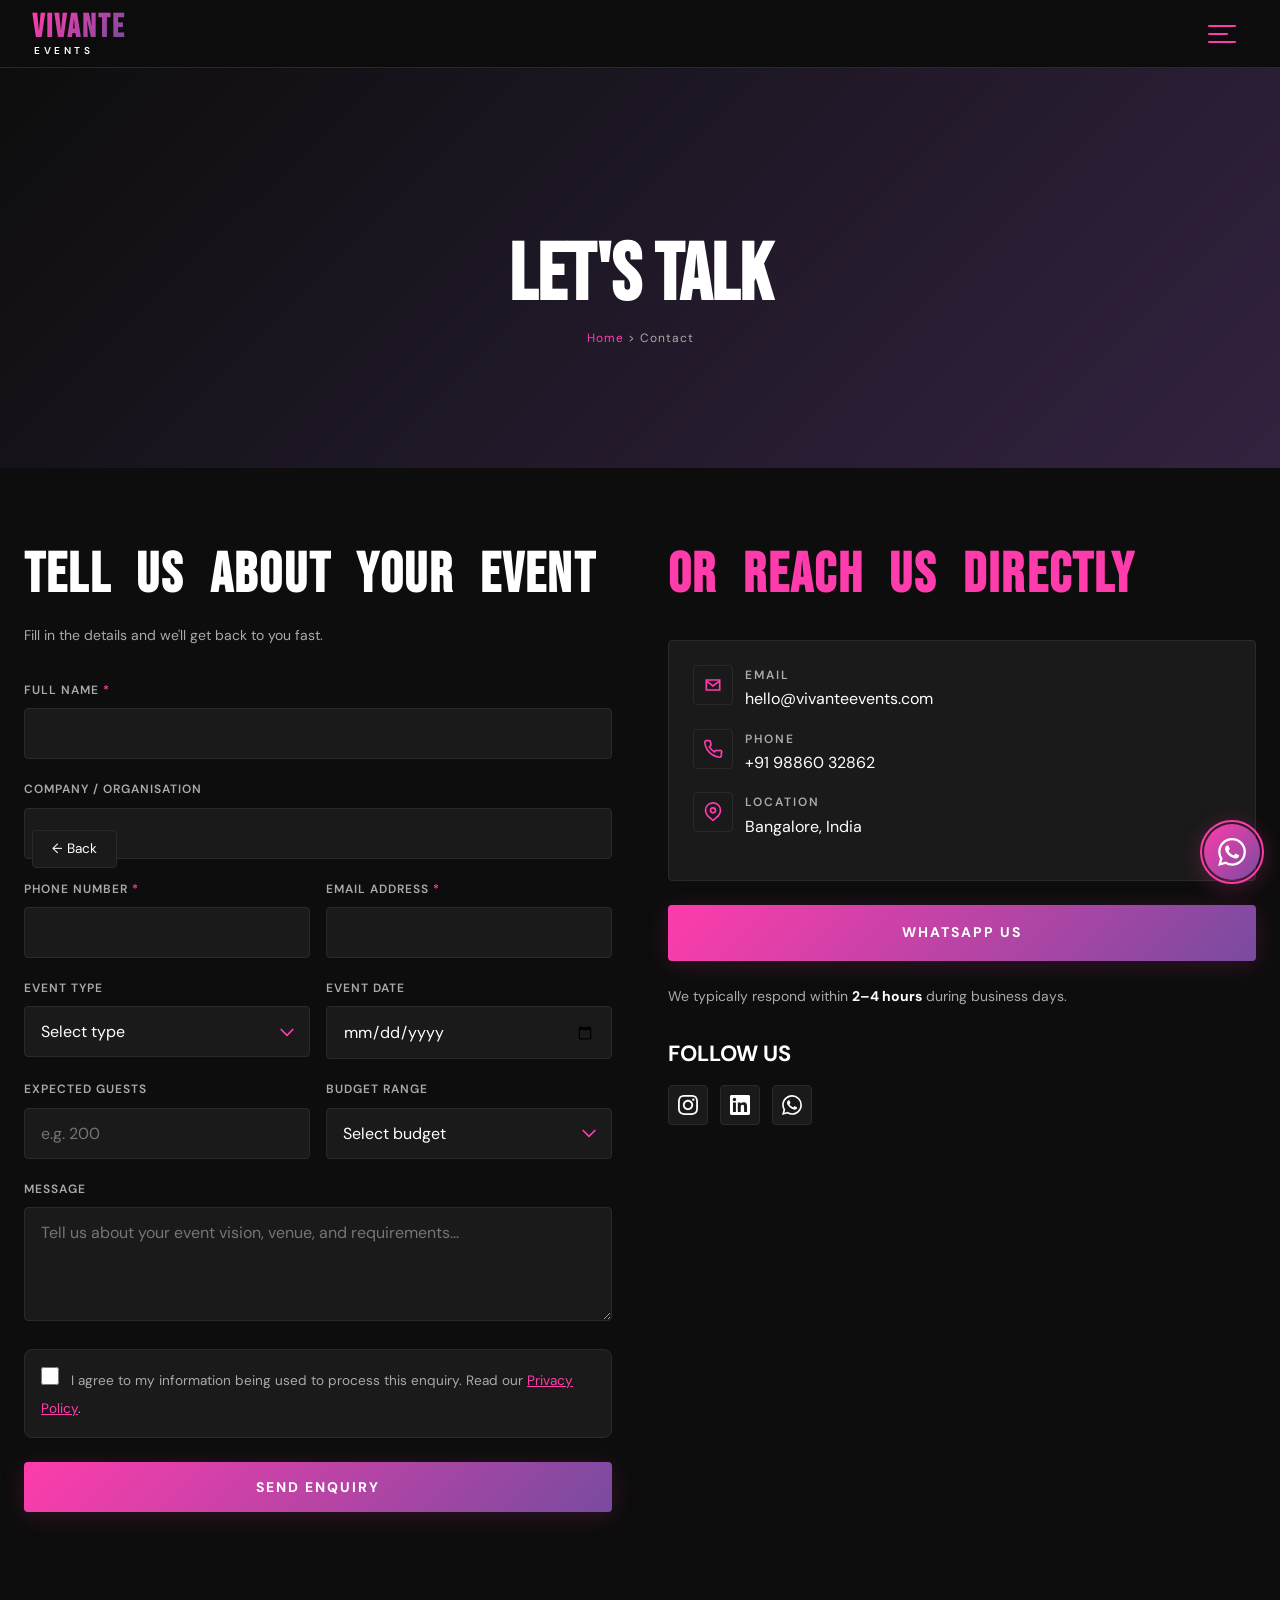
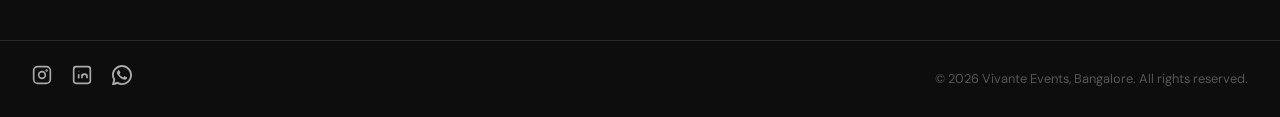
<file: contact.html>
<!DOCTYPE html>
<html lang="en">
<head>
  <meta charset="UTF-8">
  <meta name="viewport" content="width=device-width, initial-scale=1.0">
  <meta name="description" content="Contact Vivante Events — send an enquiry for your next corporate, CSR, or live event in Bangalore.">
  <title>Contact | Vivante Events</title>
  <link rel="preconnect" href="https://fonts.googleapis.com">
  <link rel="preconnect" href="https://fonts.gstatic.com" crossorigin>
  <link href="https://fonts.googleapis.com/css2?family=Bebas+Neue&family=DM+Sans:ital,opsz,wght@0,9..40,400;0,9..40,500;0,9..40,600;0,9..40,700;1,9..40,400&display=swap" rel="stylesheet">
  <link rel="stylesheet" href="css/style.css">
</head>
<body>
  <div id="topbar">
    <a href="index.html" class="brand-logo">
      <span class="brand-name">VIVANTE</span>
      <span class="brand-sub">Events</span>
    </a>
    <button id="hamburger" aria-label="Toggle menu" aria-expanded="false" aria-controls="fullmenu">
      <span></span><span></span><span></span>
    </button>
  </div>

  <nav id="fullmenu" role="dialog" aria-modal="true" aria-label="Site navigation">
    <ul class="fm-nav" role="list">
      <li><a href="index.html">HOME</a></li>
      <li><a href="services.html">SERVICES</a></li>
      <li><a href="about.html">ABOUT</a></li>
      <li><a href="contact.html" class="fm-active">CONTACT</a></li>
      <li><a href="contact.html" class="fm-active">GET A QUOTE</a></li>
    </ul>
    <div class="fm-divider"></div>
    <div class="fm-socials" aria-label="Social links">
      <a href="https://instagram.com/vivanteevents" target="_blank" rel="noopener noreferrer" aria-label="Instagram">
        <svg width="22" height="22" fill="currentColor" viewBox="0 0 24 24"><path d="M12 2.163c3.204 0 3.584.012 4.85.07 3.252.148 4.771 1.691 4.919 4.919.058 1.265.069 1.645.069 4.849 0 3.205-.012 3.584-.069 4.849-.149 3.225-1.664 4.771-4.919 4.919-1.266.058-1.644.07-4.85.07-3.204 0-3.584-.012-4.849-.07-3.26-.149-4.771-1.699-4.919-4.92-.058-1.265-.07-1.644-.07-4.849 0-3.204.013-3.583.07-4.849.149-3.227 1.664-4.771 4.919-4.919 1.266-.057 1.645-.069 4.849-.069zm0-2.163c-3.259 0-3.667.014-4.947.072-4.358.2-6.78 2.618-6.98 6.98-.059 1.281-.073 1.689-.073 4.948 0 3.259.014 3.668.072 4.948.2 4.358 2.618 6.78 6.98 6.98 1.281.058 1.689.072 4.948.072 3.259 0 3.668-.014 4.948-.072 4.354-.2 6.782-2.618 6.979-6.98.059-1.28.073-1.689.073-4.948 0-3.259-.014-3.667-.072-4.947-.196-4.354-2.617-6.78-6.979-6.98-1.281-.059-1.69-.073-4.949-.073zm0 5.838c-3.403 0-6.162 2.759-6.162 6.162s2.759 6.163 6.162 6.163 6.162-2.759 6.162-6.163c0-3.403-2.759-6.162-6.162-6.162zm0 10.162c-2.209 0-4-1.79-4-4 0-2.209 1.791-4 4-4s4 1.791 4 4c0 2.21-1.791 4-4 4zm6.406-11.845c-.796 0-1.441.645-1.441 1.44s.645 1.44 1.441 1.44c.795 0 1.439-.645 1.439-1.44s-.644-1.44-1.439-1.44z"/></svg>
      </a>
      <a href="https://linkedin.com/company/vivanteevents" target="_blank" rel="noopener noreferrer" aria-label="LinkedIn">
        <svg width="22" height="22" fill="currentColor" viewBox="0 0 24 24"><path d="M20.447 20.452h-3.554v-5.569c0-1.328-.027-3.037-1.852-3.037-1.853 0-2.136 1.445-2.136 2.939v5.667H9.351V9h3.414v1.561h.046c.477-.9 1.637-1.85 3.37-1.85 3.601 0 4.267 2.37 4.267 5.455v6.286zM5.337 7.433c-1.144 0-2.063-.926-2.063-2.065 0-1.138.92-2.063 2.063-2.063 1.14 0 2.064.925 2.064 2.063 0 1.139-.925 2.065-2.064 2.065zm1.782 13.019H3.555V9h3.564v11.452zM22.225 0H1.771C.792 0 0 .774 0 1.729v20.542C0 23.227.792 24 1.771 24h20.451C23.2 24 24 23.227 24 22.271V1.729C24 .774 23.2 0 22.222 0h.003z"/></svg>
      </a>
      <a href="https://wa.me/919886032862" target="_blank" rel="noopener noreferrer" aria-label="WhatsApp">
        <svg width="22" height="22" fill="currentColor" viewBox="0 0 24 24"><path d="M17.472 14.382c-.297-.149-1.758-.867-2.03-.967-.273-.099-.471-.148-.67.15-.197.297-.767.966-.94 1.164-.173.199-.347.223-.644.075-.297-.15-1.255-.463-2.39-1.475-.883-.788-1.48-1.761-1.653-2.059-.173-.297-.018-.458.13-.606.134-.133.298-.347.446-.52.149-.174.198-.298.298-.497.099-.198.05-.371-.025-.52-.075-.149-.669-1.612-.916-2.207-.242-.579-.487-.5-.669-.51-.173-.008-.371-.01-.57-.01-.198 0-.52.074-.792.372-.272.297-1.04 1.016-1.04 2.479 0 1.462 1.065 2.875 1.213 3.074.149.198 2.096 3.2 5.077 4.487.709.306 1.262.489 1.694.625.712.227 1.36.195 1.871.118.571-.085 1.758-.719 2.006-1.413.248-.694.248-1.289.173-1.413-.074-.124-.272-.198-.57-.347m-5.421 7.403h-.004a9.87 9.87 0 01-5.031-1.378l-.361-.214-3.741.982.998-3.648-.235-.374a9.86 9.86 0 01-1.51-5.26c.001-5.45 4.436-9.884 9.888-9.884 2.64 0 5.122 1.03 6.988 2.898a9.825 9.825 0 012.893 6.994c-.003 5.45-4.435 9.884-9.885 9.884m8.413-18.297A11.815 11.815 0 0012.05 0C5.495 0 .16 5.335.157 11.892c0 2.096.547 4.142 1.588 5.945L.057 24l6.305-1.654a11.882 11.882 0 005.683 1.448h.005c6.554 0 11.89-5.335 11.893-11.893a11.821 11.821 0 00-3.48-8.413z"/></svg>
      </a>
    </div>
  </nav>

  <button class="back-btn" onclick="history.back()" aria-label="Go back">← Back</button>

  <main>
    <section class="page-hero" style="background-image: url('https://picsum.photos/seed/party/1920/800');">
      <div class="page-hero-content">
        <h1 class="page-hero-title">LET'S TALK</h1>
        <p class="breadcrumb"><a href="index.html">Home</a> &gt; Contact</p>
      </div>
    </section>

    <section class="section-pad">
      <div class="container-main">
        <div class="contact-grid">
          <div class="reveal">
            <h2 class="section-title mb-2">TELL US ABOUT YOUR EVENT</h2>
            <p class="body-text text-sm mb-8">Fill in the details and we'll get back to you fast.</p>

            <form id="contact-form" novalidate>
              <input type="text" id="website-hp" name="website" style="display:none" tabindex="-1" autocomplete="off" aria-hidden="true">

              <div class="form-group">
                <label for="fullName">Full Name <span class="req">*</span></label>
                <input type="text" id="fullName" name="fullName" required autocomplete="name">
              </div>

              <div class="form-group">
                <label for="company">Company / Organisation</label>
                <input type="text" id="company" name="company" autocomplete="organization">
              </div>

              <div class="form-row-2">
                <div class="form-group">
                  <label for="phone">Phone Number <span class="req">*</span></label>
                  <input type="tel" id="phone" name="phone" required autocomplete="tel">
                </div>
                <div class="form-group">
                  <label for="email">Email Address <span class="req">*</span></label>
                  <input type="email" id="email" name="email" required autocomplete="email">
                </div>
              </div>

              <div class="form-row-2">
                <div class="form-group">
                  <label for="eventType">Event Type</label>
                  <select id="eventType" name="eventType">
                    <option value="">Select type</option>
                    <option value="Corporate Event">Corporate Event</option>
                    <option value="Manpower Supply">Manpower Supply</option>
                    <option value="CSR Event">CSR Event</option>
                    <option value="Live Entertainment">Live Entertainment</option>
                    <option value="Social Event">Social Event</option>
                    <option value="Other">Other</option>
                  </select>
                </div>
                <div class="form-group">
                  <label for="eventDate">Event Date</label>
                  <input type="date" id="eventDate" name="eventDate">
                </div>
              </div>

              <div class="form-row-2">
                <div class="form-group">
                  <label for="guests">Expected Guests</label>
                  <input type="number" id="guests" name="guests" min="1" placeholder="e.g. 200">
                </div>
                <div class="form-group">
                  <label for="budget">Budget Range</label>
                  <select id="budget" name="budget">
                    <option value="">Select budget</option>
                    <option value="Under ₹1L">Under ₹1L</option>
                    <option value="₹1L–5L">₹1L–5L</option>
                    <option value="₹5L–15L">₹5L–15L</option>
                    <option value="₹15L+">₹15L+</option>
                    <option value="Not Sure">Not Sure</option>
                  </select>
                </div>
              </div>

              <div class="form-group">
                <label for="message">Message</label>
                <textarea id="message" name="message" rows="4" placeholder="Tell us about your event vision, venue, and requirements..."></textarea>
              </div>

              <div class="form-consent">
                <label class="consent-label">
                  <input type="checkbox" id="consent" name="consent" required style="width:18px;height:18px;accent-color:#FF3CAC;margin-right:0.5rem;flex-shrink:0;cursor:pointer;">
                  <span style="font-family:'DM Sans',sans-serif;font-size:0.85rem;color:#AAAAAA;line-height:1.4;">
                    I agree to my information being used to process this enquiry. Read our
                    <a href="privacy.html" style="color:#FF3CAC;text-decoration:underline;"> Privacy Policy</a>.
                  </span>
                </label>
              </div>

              <div id="form-message" class="form-message hidden" role="alert"></div>
              <button type="submit" id="submit-btn" class="btn-submit">SEND ENQUIRY</button>
            </form>
          </div>

          <div class="reveal">
            <h2 class="section-title text-accent mb-6">OR REACH US DIRECTLY</h2>

            <div class="contact-info-block mb-6">
              <div class="contact-info-row">
                <div class="contact-info-icon" aria-hidden="true">
                  <svg width="20" height="20" viewBox="0 0 24 24" fill="none" stroke="currentColor" stroke-width="2"><path d="M4 6h16v12H4z"/><path d="m4 7 8 6 8-6"/></svg>
                </div>
                <div>
                  <p class="caption text-secondary mb-1">Email</p>
                  <a href="mailto:hello@vivanteevents.com">hello@vivanteevents.com</a>
                </div>
              </div>
              <div class="contact-info-row">
                <div class="contact-info-icon" aria-hidden="true">
                  <svg width="20" height="20" viewBox="0 0 24 24" fill="none" stroke="currentColor" stroke-width="2"><path d="M22 16.92v3a2 2 0 0 1-2.18 2 19.79 19.79 0 0 1-8.63-3.07 19.5 19.5 0 0 1-6-6A19.79 19.79 0 0 1 2.12 4.18 2 2 0 0 1 4.11 2h3a2 2 0 0 1 2 1.72l.38 2.66a2 2 0 0 1-.57 1.77l-1.27 1.27a16 16 0 0 0 6 6l1.27-1.27a2 2 0 0 1 1.77-.57l2.66.38A2 2 0 0 1 22 16.92z"/></svg>
                </div>
                <div>
                  <p class="caption text-secondary mb-1">Phone</p>
                  <a href="tel:+919886032862">+91 98860 32862</a>
                </div>
              </div>
              <div class="contact-info-row">
                <div class="contact-info-icon" aria-hidden="true">
                  <svg width="20" height="20" viewBox="0 0 24 24" fill="none" stroke="currentColor" stroke-width="2"><path d="M21 10c0 6-9 12-9 12S3 16 3 10a9 9 0 1 1 18 0z"/><circle cx="12" cy="10" r="3"/></svg>
                </div>
                <div>
                  <p class="caption text-secondary mb-1">Location</p>
                  <p class="text-white">Bangalore, India</p>
                </div>
              </div>
            </div>

            <a href="https://wa.me/919886032862" target="_blank" rel="noopener noreferrer" class="btn-whatsapp-contact">WhatsApp Us</a>

            <p class="body-text text-sm mb-8">We typically respond within <strong class="text-white">2–4 hours</strong> during business days.</p>

            <h3 class="card-title mb-4">FOLLOW US</h3>
            <div class="social-row">
              <a href="https://instagram.com/vivanteevents" target="_blank" rel="noopener noreferrer" class="social-btn" aria-label="Instagram">
                <svg width="20" height="20" fill="currentColor" viewBox="0 0 24 24"><path d="M12 2.163c3.204 0 3.584.012 4.85.07 3.252.148 4.771 1.691 4.919 4.919.058 1.265.069 1.645.069 4.849 0 3.205-.012 3.584-.069 4.849-.149 3.225-1.664 4.771-4.919 4.919-1.266.058-1.644.07-4.85.07-3.204 0-3.584-.012-4.849-.07-3.26-.149-4.771-1.699-4.919-4.92-.058-1.265-.07-1.644-.07-4.849 0-3.204.013-3.583.07-4.849.149-3.227 1.664-4.771 4.919-4.919 1.266-.057 1.645-.069 4.849-.069zm0-2.163c-3.259 0-3.667.014-4.947.072-4.358.2-6.78 2.618-6.98 6.98-.059 1.281-.073 1.689-.073 4.948 0 3.259.014 3.668.072 4.948.2 4.358 2.618 6.78 6.98 6.98 1.281.058 1.689.072 4.948.072 3.259 0 3.668-.014 4.948-.072 4.354-.2 6.782-2.618 6.979-6.98.059-1.28.073-1.689.073-4.948 0-3.259-.014-3.667-.072-4.947-.196-4.354-2.617-6.78-6.979-6.98-1.281-.059-1.69-.073-4.949-.073zm0 5.838c-3.403 0-6.162 2.759-6.162 6.162s2.759 6.163 6.162 6.163 6.162-2.759 6.162-6.163c0-3.403-2.759-6.162-6.162-6.162zm0 10.162c-2.209 0-4-1.79-4-4 0-2.209 1.791-4 4-4s4 1.791 4 4c0 2.21-1.791 4-4 4zm6.406-11.845c-.796 0-1.441.645-1.441 1.44s.645 1.44 1.441 1.44c.795 0 1.439-.645 1.439-1.44s-.644-1.44-1.439-1.44z"/></svg>
              </a>
              <a href="https://linkedin.com/company/vivanteevents" target="_blank" rel="noopener noreferrer" class="social-btn" aria-label="LinkedIn">
                <svg width="20" height="20" fill="currentColor" viewBox="0 0 24 24"><path d="M20.447 20.452h-3.554v-5.569c0-1.328-.027-3.037-1.852-3.037-1.853 0-2.136 1.445-2.136 2.939v5.667H9.351V9h3.414v1.561h.046c.477-.9 1.637-1.85 3.37-1.85 3.601 0 4.267 2.37 4.267 5.455v6.286zM5.337 7.433c-1.144 0-2.063-.926-2.063-2.065 0-1.138.92-2.063 2.063-2.063 1.14 0 2.064.925 2.064 2.063 0 1.139-.925 2.065-2.064 2.065zm1.782 13.019H3.555V9h3.564v11.452zM22.225 0H1.771C.792 0 0 .774 0 1.729v20.542C0 23.227.792 24 1.771 24h20.451C23.2 24 24 23.227 24 22.271V1.729C24 .774 23.2 0 22.222 0h.003z"/></svg>
              </a>
              <a href="https://wa.me/919886032862" target="_blank" rel="noopener noreferrer" class="social-btn" aria-label="WhatsApp">
                <svg width="20" height="20" fill="currentColor" viewBox="0 0 24 24"><path d="M17.472 14.382c-.297-.149-1.758-.867-2.03-.967-.273-.099-.471-.148-.67.15-.197.297-.767.966-.94 1.164-.173.199-.347.223-.644.075-.297-.15-1.255-.463-2.39-1.475-.883-.788-1.48-1.761-1.653-2.059-.173-.297-.018-.458.13-.606.134-.133.298-.347.446-.52.149-.174.198-.298.298-.497.099-.198.05-.371-.025-.52-.075-.149-.669-1.612-.916-2.207-.242-.579-.487-.5-.669-.51-.173-.008-.371-.01-.57-.01-.198 0-.52.074-.792.372-.272.297-1.04 1.016-1.04 2.479 0 1.462 1.065 2.875 1.213 3.074.149.198 2.096 3.2 5.077 4.487.709.306 1.262.489 1.694.625.712.227 1.36.195 1.871.118.571-.085 1.758-.719 2.006-1.413.248-.694.248-1.289.173-1.413-.074-.124-.272-.198-.57-.347m-5.421 7.403h-.004a9.87 9.87 0 01-5.031-1.378l-.361-.214-3.741.982.998-3.648-.235-.374a9.86 9.86 0 01-1.51-5.26c.001-5.45 4.436-9.884 9.888-9.884 2.64 0 5.122 1.03 6.988 2.898a9.825 9.825 0 012.893 6.994c-.003 5.45-4.435 9.884-9.885 9.884m8.413-18.297A11.815 11.815 0 0012.05 0C5.495 0 .16 5.335.157 11.892c0 2.096.547 4.142 1.588 5.945L.057 24l6.305-1.654a11.882 11.882 0 005.683 1.448h.005c6.554 0 11.89-5.335 11.893-11.893a11.821 11.821 0 00-3.48-8.413z"/></svg>
              </a>
            </div>
          </div>
        </div>
      </div>
    </section>
  </main>

  <div class="contact-bottom-bar">
    <div class="contact-social">
      <a href="https://instagram.com/vivanteevents" target="_blank" rel="noopener noreferrer" aria-label="Instagram">
        <svg width="20" height="20" viewBox="0 0 24 24" fill="none" stroke="currentColor" stroke-width="2">
          <rect x="2" y="2" width="20" height="20" rx="5"></rect>
          <circle cx="12" cy="12" r="4"></circle>
          <circle cx="17.5" cy="6.5" r="0.5" fill="currentColor"></circle>
        </svg>
      </a>
      <a href="https://linkedin.com/company/vivanteevents" target="_blank" rel="noopener noreferrer" aria-label="LinkedIn">
        <svg width="20" height="20" viewBox="0 0 24 24" fill="none" stroke="currentColor" stroke-width="2">
          <rect x="2" y="2" width="20" height="20" rx="3"></rect>
          <line x1="8" y1="11" x2="8" y2="16"></line>
          <line x1="8" y1="8" x2="8" y2="8.5"></line>
          <path d="M12 11v5M12 14a3 3 0 016 0v2"></path>
        </svg>
      </a>
      <a href="https://wa.me/919886032862" target="_blank" rel="noopener noreferrer" aria-label="WhatsApp">
        <svg width="20" height="20" viewBox="0 0 24 24" fill="currentColor">
          <path d="M17.472 14.382c-.297-.149-1.758-.867-2.03-.967-.273-.099-.471-.148-.67.15-.197.297-.767.966-.94 1.164-.173.199-.347.223-.644.075-.297-.15-1.255-.463-2.39-1.475-.883-.788-1.48-1.761-1.653-2.059-.173-.297-.018-.458.13-.606.134-.133.298-.347.446-.52.149-.174.198-.298.298-.497.099-.198.05-.371-.025-.52-.075-.149-.669-1.612-.916-2.207-.242-.579-.487-.5-.669-.51-.173-.008-.371-.01-.57-.01-.198 0-.52.074-.792.372-.272.297-1.04 1.016-1.04 2.479 0 1.462 1.065 2.875 1.213 3.074.149.198 2.096 3.2 5.077 4.487.709.306 1.262.489 1.694.625.712.227 1.36.195 1.871.118.571-.085 1.758-.719 2.006-1.413.248-.694.248-1.289.173-1.413-.074-.124-.272-.198-.57-.347z"></path>
          <path d="M12 0C5.373 0 0 5.373 0 12c0 2.123.554 4.117 1.526 5.845L.057 23.429a.75.75 0 00.918.919l5.701-1.485A11.945 11.945 0 0012 24c6.627 0 12-5.373 12-12S18.627 0 12 0zm0 21.75a9.712 9.712 0 01-4.953-1.355l-.355-.211-3.684.96.983-3.595-.232-.371A9.712 9.712 0 012.25 12C2.25 6.615 6.615 2.25 12 2.25S21.75 6.615 21.75 12 17.385 21.75 12 21.75z"></path>
        </svg>
      </a>
    </div>
    <p class="contact-copyright">© 2026 Vivante Events, Bangalore. All rights reserved.</p>
  </div>

  <div class="whatsapp-wrap">
    <span class="whatsapp-tooltip">Chat with us!</span>
    <span class="whatsapp-pulse" aria-hidden="true"></span>
    <a href="https://wa.me/919886032862" target="_blank" rel="noopener noreferrer" class="whatsapp-btn" aria-label="Chat on WhatsApp">
      <svg width="28" height="28" fill="currentColor" viewBox="0 0 24 24"><path d="M17.472 14.382c-.297-.149-1.758-.867-2.03-.967-.273-.099-.471-.148-.67.15-.197.297-.767.966-.94 1.164-.173.199-.347.223-.644.075-.297-.15-1.255-.463-2.39-1.475-.883-.788-1.48-1.761-1.653-2.059-.173-.297-.018-.458.13-.606.134-.133.298-.347.446-.52.149-.174.198-.298.298-.497.099-.198.05-.371-.025-.52-.075-.149-.669-1.612-.916-2.207-.242-.579-.487-.5-.669-.51-.173-.008-.371-.01-.57-.01-.198 0-.52.074-.792.372-.272.297-1.04 1.016-1.04 2.479 0 1.462 1.065 2.875 1.213 3.074.149.198 2.096 3.2 5.077 4.487.709.306 1.262.489 1.694.625.712.227 1.36.195 1.871.118.571-.085 1.758-.719 2.006-1.413.248-.694.248-1.289.173-1.413-.074-.124-.272-.198-.57-.347m-5.421 7.403h-.004a9.87 9.87 0 01-5.031-1.378l-.361-.214-3.741.982.998-3.648-.235-.374a9.86 9.86 0 01-1.51-5.26c.001-5.45 4.436-9.884 9.888-9.884 2.64 0 5.122 1.03 6.988 2.898a9.825 9.825 0 012.893 6.994c-.003 5.45-4.435 9.884-9.885 9.884m8.413-18.297A11.815 11.815 0 0012.05 0C5.495 0 .16 5.335.157 11.892c0 2.096.547 4.142 1.588 5.945L.057 24l6.305-1.654a11.882 11.882 0 005.683 1.448h.005c6.554 0 11.89-5.335 11.893-11.893a11.821 11.821 0 00-3.48-8.413z"/></svg>
    </a>
  </div>

  <script src="js/main.js"></script>
</body>
</html>
</file>
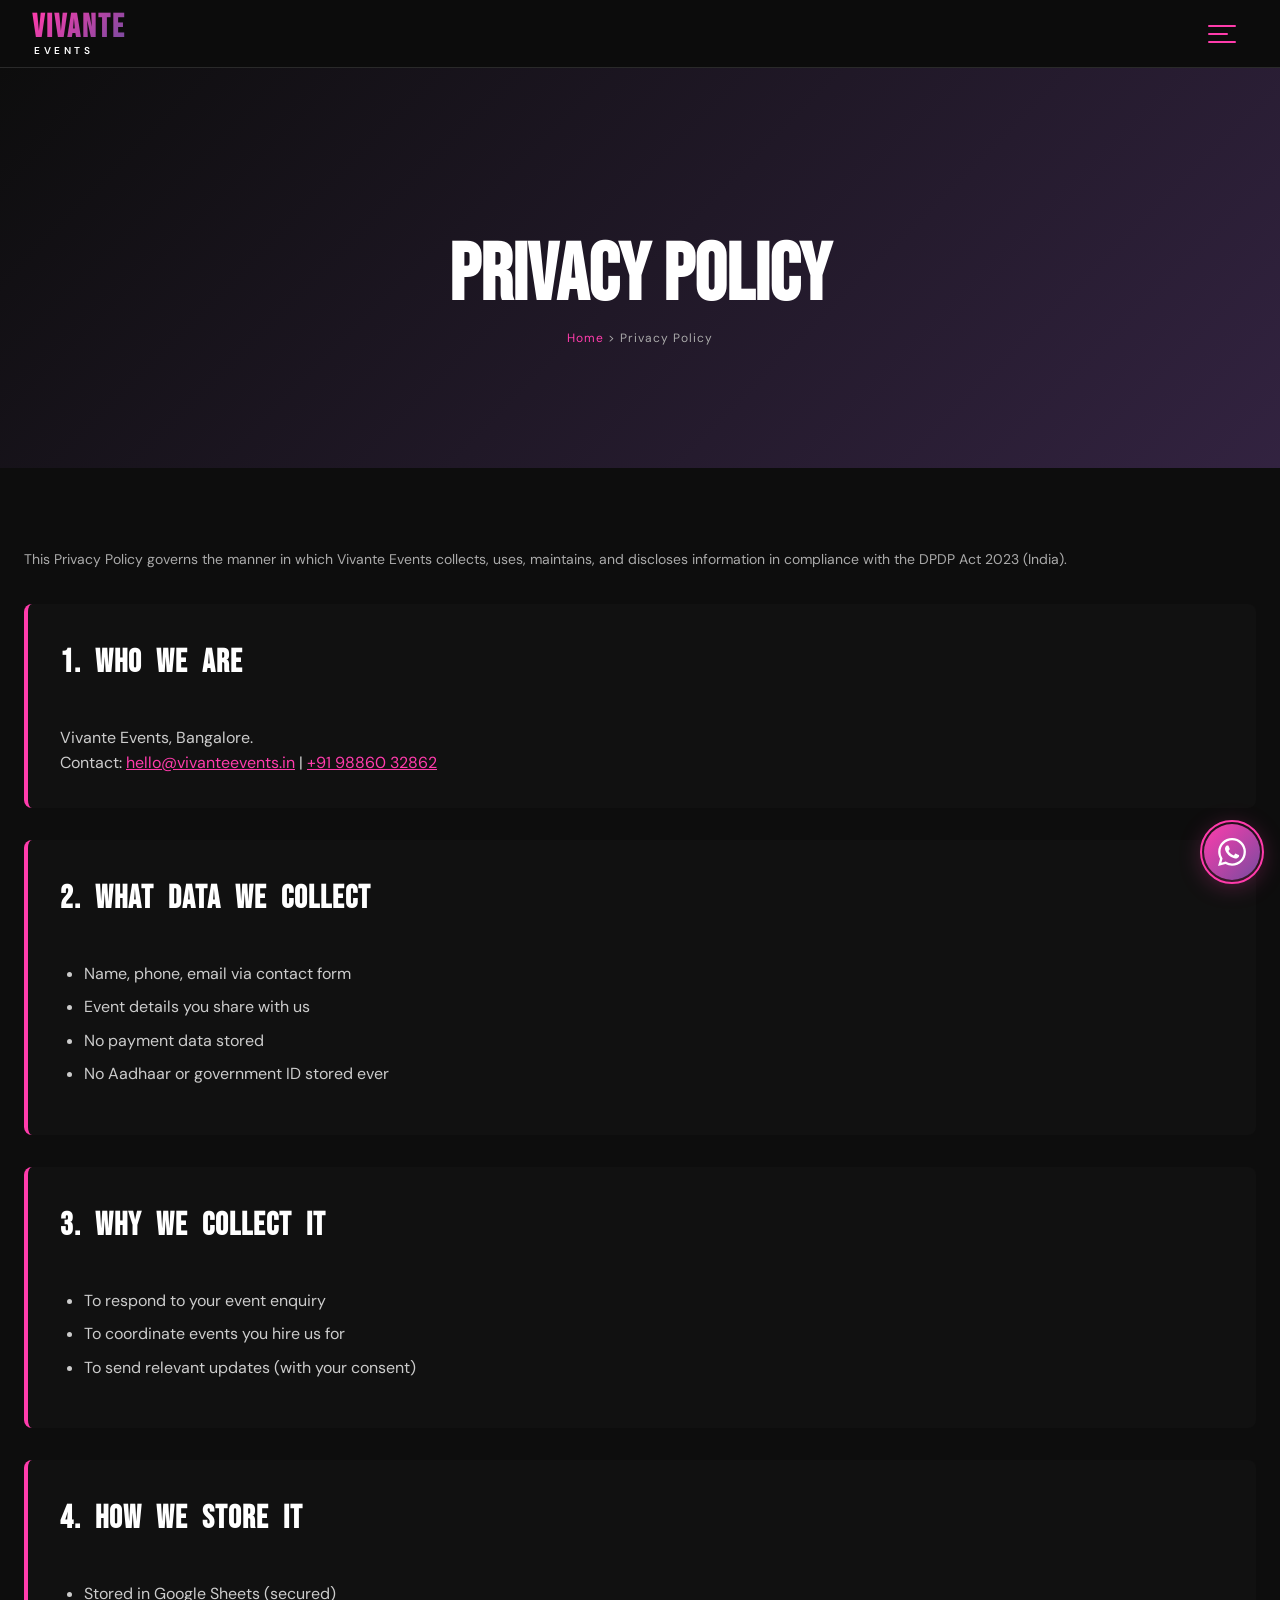
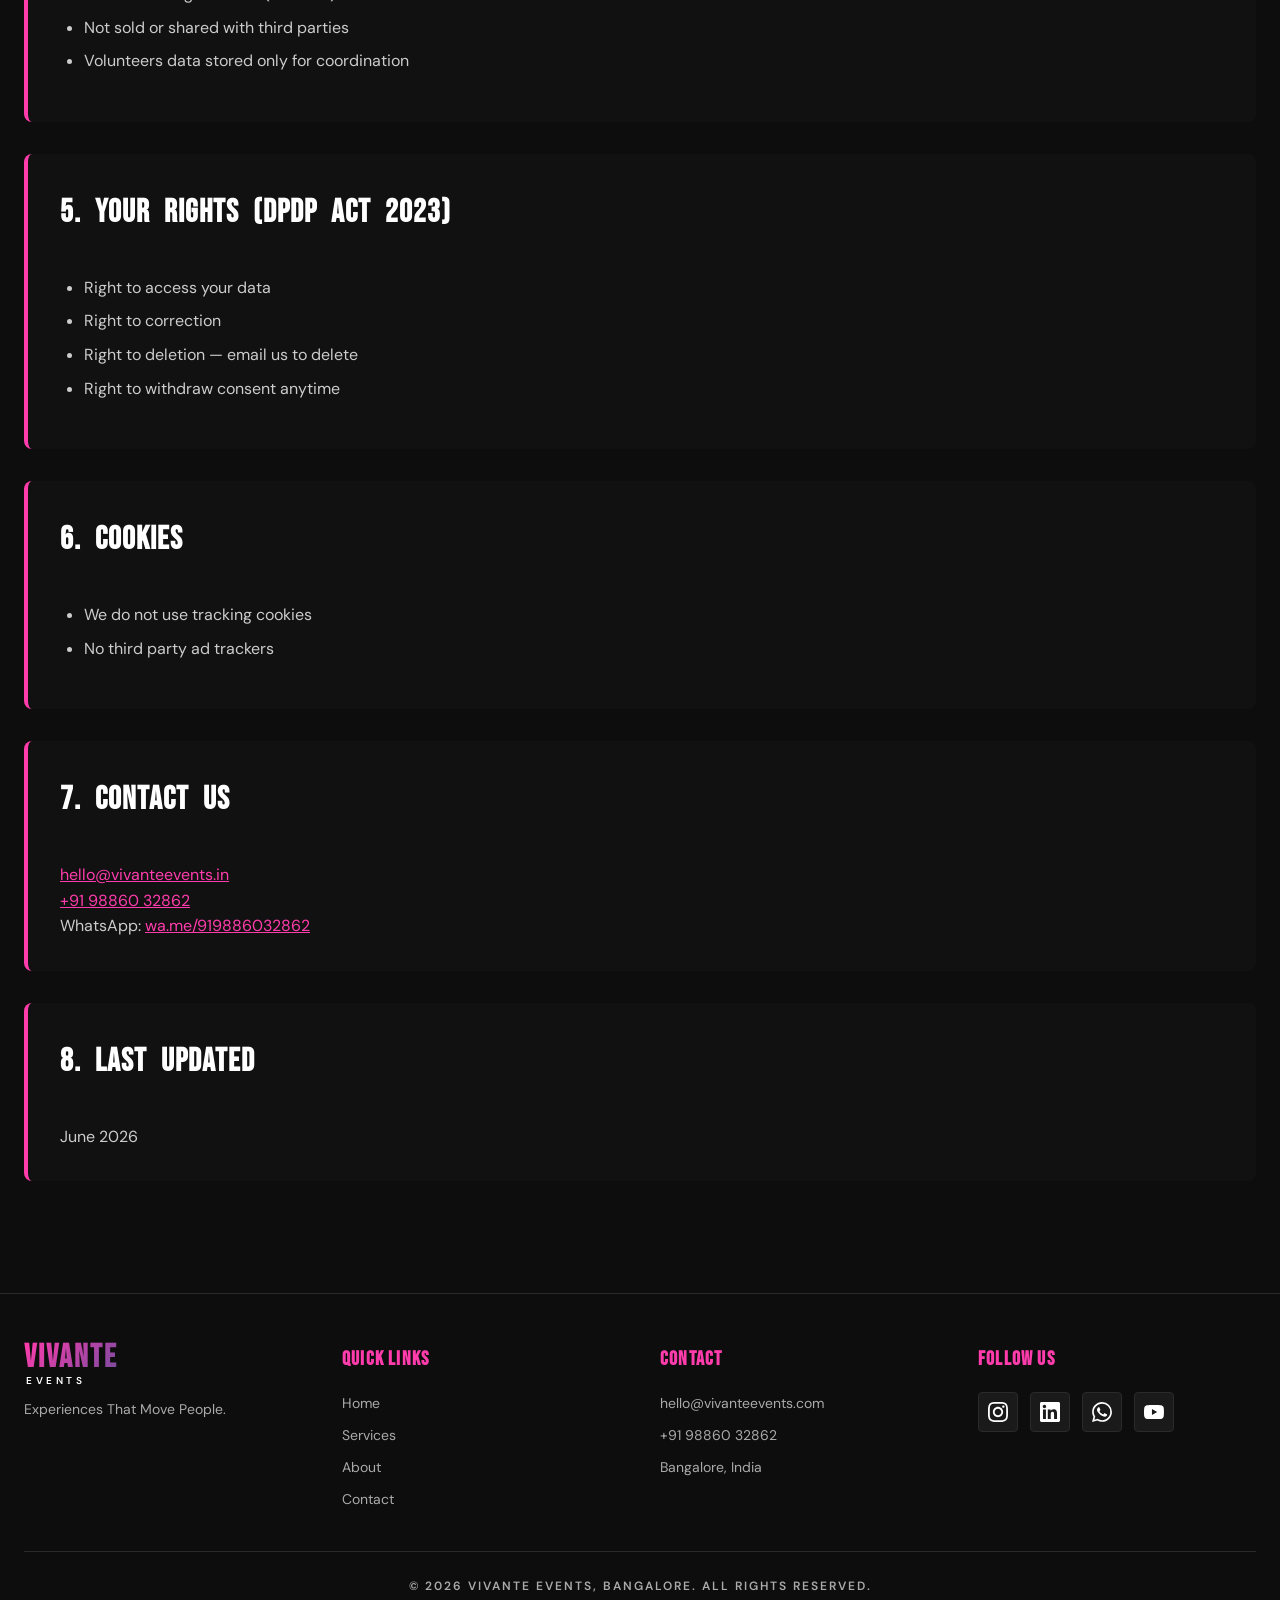
<file: privacy.html>
<!DOCTYPE html>
<html lang="en">

<head>
  <meta charset="UTF-8">
  <meta name="viewport" content="width=device-width, initial-scale=1.0">
  <meta name="description" content="Privacy Policy for Vivante Events, Bangalore.">
  <title>Privacy Policy | Vivante Events</title>
  <link rel="preconnect" href="https://fonts.googleapis.com">
  <link rel="preconnect" href="https://fonts.gstatic.com" crossorigin>
  <link
    href="https://fonts.googleapis.com/css2?family=Bebas+Neue&family=DM+Sans:ital,opsz,wght@0,9..40,400;0,9..40,500;0,9..40,600;0,9..40,700;1,9..40,400&display=swap"
    rel="stylesheet">
  <link rel="stylesheet" href="css/style.css">
  <style>
    .privacy-section {
      background: #111111;
      padding: 2rem;
      border-radius: 8px;
      border-left: 4px solid #FF3CAC;
      margin-bottom: 2rem;
    }

    .privacy-heading {
      font-family: 'Bebas Neue', sans-serif;
      font-size: 2rem;
      margin-bottom: 1rem;
      color: #ffffff;
      letter-spacing: 1px;
    }

    .privacy-body {
      font-family: 'DM Sans', sans-serif;
      font-size: 16px;
      color: #cccccc;
      line-height: 1.6;
    }

    .privacy-body ul {
      margin-left: 1.5rem;
      margin-bottom: 1rem;
      list-style-type: disc;
    }

    .privacy-body li {
      margin-bottom: 0.5rem;
    }

    .privacy-body a {
      color: #FF3CAC;
      text-decoration: underline;
    }

    @media (max-width: 480px) {
      .privacy-section {
        padding: 1.5rem;
      }

      .privacy-heading {
        font-size: 1.75rem;
      }

      .privacy-body {
        font-size: 15px;
      }
    }
  </style>
</head>

<body>

  <!-- TOPBAR -->
  <div id="topbar">
    <a href="index.html" class="brand-logo">
      <span class="brand-name">VIVANTE</span>
      <span class="brand-sub">Events</span>
    </a>
    <button id="hamburger" aria-label="Toggle menu" aria-expanded="false" aria-controls="fullmenu">
      <span></span><span></span><span></span>
    </button>
  </div>

  <!-- FULLSCREEN MENU -->
  <nav id="fullmenu" role="dialog" aria-modal="true" aria-label="Site navigation">
    <ul class="fm-nav" role="list">
      <li><a href="index.html">HOME</a></li>
      <li><a href="services.html">SERVICES</a></li>
      <li><a href="about.html">ABOUT</a></li>
      <li><a href="contact.html">CONTACT</a></li>
      <li><a href="contact.html">GET A QUOTE</a></li>
    </ul>
    <div class="fm-divider"></div>
    <div class="fm-socials" aria-label="Social links">
      <a href="https://instagram.com/vivanteevents" target="_blank" rel="noopener noreferrer" aria-label="Instagram">
        <svg width="22" height="22" fill="currentColor" viewBox="0 0 24 24">
          <path
            d="M12 2.163c3.204 0 3.584.012 4.85.07 3.252.148 4.771 1.691 4.919 4.919.058 1.265.069 1.645.069 4.849 0 3.205-.012 3.584-.069 4.849-.149 3.225-1.664 4.771-4.919 4.919-1.266.058-1.644.07-4.85.07-3.204 0-3.584-.012-4.849-.07-3.26-.149-4.771-1.699-4.919-4.92-.058-1.265-.07-1.644-.07-4.849 0-3.204.013-3.583.07-4.849.149-3.227 1.664-4.771 4.919-4.919 1.266-.057 1.645-.069 4.849-.069zm0-2.163c-3.259 0-3.667.014-4.947.072-4.358.2-6.78 2.618-6.98 6.98-.059 1.281-.073 1.689-.073 4.948 0 3.259.014 3.668.072 4.948.2 4.358 2.618 6.78 6.98 6.98 1.281.058 1.689.072 4.948.072 3.259 0 3.668-.014 4.948-.072 4.354-.2 6.782-2.618 6.979-6.98.059-1.28.073-1.689.073-4.948 0-3.259-.014-3.667-.072-4.947-.196-4.354-2.617-6.78-6.979-6.98-1.281-.059-1.69-.073-4.949-.073zm0 5.838c-3.403 0-6.162 2.759-6.162 6.162s2.759 6.163 6.162 6.163 6.162-2.759 6.162-6.163c0-3.403-2.759-6.162-6.162-6.162zm0 10.162c-2.209 0-4-1.79-4-4 0-2.209 1.791-4 4-4s4 1.791 4 4c0 2.21-1.791 4-4 4zm6.406-11.845c-.796 0-1.441.645-1.441 1.44s.645 1.44 1.441 1.44c.795 0 1.439-.645 1.439-1.44s-.644-1.44-1.439-1.44z" />
        </svg>
      </a>
      <a href="https://linkedin.com/company/vivanteevents" target="_blank" rel="noopener noreferrer"
        aria-label="LinkedIn">
        <svg width="22" height="22" fill="currentColor" viewBox="0 0 24 24">
          <path
            d="M20.447 20.452h-3.554v-5.569c0-1.328-.027-3.037-1.852-3.037-1.853 0-2.136 1.445-2.136 2.939v5.667H9.351V9h3.414v1.561h.046c.477-.9 1.637-1.85 3.37-1.85 3.601 0 4.267 2.37 4.267 5.455v6.286zM5.337 7.433c-1.144 0-2.063-.926-2.063-2.065 0-1.138.92-2.063 2.063-2.063 1.14 0 2.064.925 2.064 2.063 0 1.139-.925 2.065-2.064 2.065zm1.782 13.019H3.555V9h3.564v11.452zM22.225 0H1.771C.792 0 0 .774 0 1.729v20.542C0 23.227.792 24 1.771 24h20.451C23.2 24 24 23.227 24 22.271V1.729C24 .774 23.2 0 22.222 0h.003z" />
        </svg>
      </a>
      <a href="https://wa.me/919886032862" target="_blank" rel="noopener noreferrer" aria-label="WhatsApp">
        <svg width="22" height="22" fill="currentColor" viewBox="0 0 24 24">
          <path
            d="M17.472 14.382c-.297-.149-1.758-.867-2.03-.967-.273-.099-.471-.148-.67.15-.197.297-.767.966-.94 1.164-.173.199-.347.223-.644.075-.297-.15-1.255-.463-2.39-1.475-.883-.788-1.48-1.761-1.653-2.059-.173-.297-.018-.458.13-.606.134-.133.298-.347.446-.52.149-.174.198-.298.298-.497.099-.198.05-.371-.025-.52-.075-.149-.669-1.612-.916-2.207-.242-.579-.487-.5-.669-.51-.173-.008-.371-.01-.57-.01-.198 0-.52.074-.792.372-.272.297-1.04 1.016-1.04 2.479 0 1.462 1.065 2.875 1.213 3.074.149.198 2.096 3.2 5.077 4.487.709.306 1.262.489 1.694.625.712.227 1.36.195 1.871.118.571-.085 1.758-.719 2.006-1.413.248-.694.248-1.289.173-1.413-.074-.124-.272-.198-.57-.347m-5.421 7.403h-.004a9.87 9.87 0 01-5.031-1.378l-.361-.214-3.741.982.998-3.648-.235-.374a9.86 9.86 0 01-1.51-5.26c.001-5.45 4.436-9.884 9.888-9.884 2.64 0 5.122 1.03 6.988 2.898a9.825 9.825 0 012.893 6.994c-.003 5.45-4.435 9.884-9.885 9.884m8.413-18.297A11.815 11.815 0 0012.05 0C5.495 0 .16 5.335.157 11.892c0 2.096.547 4.142 1.588 5.945L.057 24l6.305-1.654a11.882 11.882 0 005.683 1.448h.005c6.554 0 11.89-5.335 11.893-11.893a11.821 11.821 0 00-3.48-8.413z" />
        </svg>
      </a>
    </div>
  </nav>

  <main>
    <section class="page-hero" style="background-image: url('https://picsum.photos/seed/privacy/1920/800');">
      <div class="page-hero-content">
        <h1 class="page-hero-title">PRIVACY POLICY</h1>
        <p class="breadcrumb"><a href="index.html">Home</a> &gt; Privacy Policy</p>
      </div>
    </section>

    <section class="section-pad">
      <div class="container-main">
        <div class="reveal">
          <p class="body-text text-sm mb-8">This Privacy Policy governs the manner in which Vivante Events collects,
            uses, maintains, and discloses information in compliance with the DPDP Act 2023 (India).</p>
        </div>

        <div class="reveal privacy-section">
          <h2 class="privacy-heading">1. Who We Are</h2>
          <div class="privacy-body">
            <p>Vivante Events, Bangalore.</p>
            <p>Contact: <a href="mailto:hello@vivanteevents.in">hello@vivanteevents.in</a> | <a
                href="tel:+919886032862">+91 98860 32862</a></p>
          </div>
        </div>

        <div class="reveal privacy-section">
          <h2 class="privacy-heading">2. What Data We Collect</h2>
          <div class="privacy-body">
            <ul>
              <li>Name, phone, email via contact form</li>
              <li>Event details you share with us</li>
              <li>No payment data stored</li>
              <li>No Aadhaar or government ID stored ever</li>
            </ul>
          </div>
        </div>

        <div class="reveal privacy-section">
          <h2 class="privacy-heading">3. Why We Collect It</h2>
          <div class="privacy-body">
            <ul>
              <li>To respond to your event enquiry</li>
              <li>To coordinate events you hire us for</li>
              <li>To send relevant updates (with your consent)</li>
            </ul>
          </div>
        </div>

        <div class="reveal privacy-section">
          <h2 class="privacy-heading">4. How We Store It</h2>
          <div class="privacy-body">
            <ul>
              <li>Stored in Google Sheets (secured)</li>
              <li>Not sold or shared with third parties</li>
              <li>Volunteers data stored only for coordination</li>
            </ul>
          </div>
        </div>

        <div class="reveal privacy-section">
          <h2 class="privacy-heading">5. Your Rights (DPDP Act 2023)</h2>
          <div class="privacy-body">
            <ul>
              <li>Right to access your data</li>
              <li>Right to correction</li>
              <li>Right to deletion — email us to delete</li>
              <li>Right to withdraw consent anytime</li>
            </ul>
          </div>
        </div>

        <div class="reveal privacy-section">
          <h2 class="privacy-heading">6. Cookies</h2>
          <div class="privacy-body">
            <ul>
              <li>We do not use tracking cookies</li>
              <li>No third party ad trackers</li>
            </ul>
          </div>
        </div>

        <div class="reveal privacy-section">
          <h2 class="privacy-heading">7. Contact Us</h2>
          <div class="privacy-body">
            <p><a href="mailto:hello@vivanteevents.in">hello@vivanteevents.in</a></p>
            <p><a href="tel:+919886032862">+91 98860 32862</a></p>
            <p>WhatsApp: <a href="https://wa.me/919886032862">wa.me/919886032862</a></p>
          </div>
        </div>

        <div class="reveal privacy-section">
          <h2 class="privacy-heading">8. Last Updated</h2>
          <div class="privacy-body">
            <p>June 2026</p>
          </div>
        </div>

      </div>
    </section>
  </main>

  <!-- FOOTER -->
  <footer class="site-footer">
    <div class="container-main">
      <div class="footer-grid">
        <div>
          <a href="index.html" class="brand-logo inline-block mb-3">
            <span class="brand-name">VIVANTE</span>
            <span class="brand-sub">Events</span>
          </a>
          <p class="body-text text-sm">Experiences That Move People.</p>
        </div>
        <div>
          <h4 class="footer-heading">QUICK LINKS</h4>
          <ul class="space-y-2">
            <li><a href="index.html" class="footer-link">Home</a></li>
            <li><a href="services.html" class="footer-link">Services</a></li>
            <li><a href="about.html" class="footer-link">About</a></li>
            <li><a href="contact.html" class="footer-link">Contact</a></li>
          </ul>
        </div>
        <div>
          <h4 class="footer-heading">CONTACT</h4>
          <ul class="space-y-2">
            <li><a href="mailto:hello@vivanteevents.com" class="footer-link">hello@vivanteevents.com</a></li>
            <li><a href="tel:+919886032862" class="footer-link">+91 98860 32862</a></li>
            <li class="footer-link">Bangalore, India</li>
          </ul>
        </div>
        <div>
          <h4 class="footer-heading">FOLLOW US</h4>
          <div class="social-row">
            <a href="https://instagram.com/vivanteevents" target="_blank" rel="noopener noreferrer" class="social-btn"
              aria-label="Instagram">
              <svg width="20" height="20" fill="currentColor" viewBox="0 0 24 24">
                <path
                  d="M12 2.163c3.204 0 3.584.012 4.85.07 3.252.148 4.771 1.691 4.919 4.919.058 1.265.069 1.645.069 4.849 0 3.205-.012 3.584-.069 4.849-.149 3.225-1.664 4.771-4.919 4.919-1.266.058-1.644.07-4.85.07-3.204 0-3.584-.012-4.849-.07-3.26-.149-4.771-1.699-4.919-4.92-.058-1.265-.07-1.644-.07-4.849 0-3.204.013-3.583.07-4.849.149-3.227 1.664-4.771 4.919-4.919 1.266-.057 1.645-.069 4.849-.069zm0-2.163c-3.259 0-3.667.014-4.947.072-4.358.2-6.78 2.618-6.98 6.98-.059 1.281-.073 1.689-.073 4.948 0 3.259.014 3.668.072 4.948.2 4.358 2.618 6.78 6.98 6.98 1.281.058 1.689.072 4.948.072 3.259 0 3.668-.014 4.948-.072 4.354-.2 6.782-2.618 6.979-6.98.059-1.28.073-1.689.073-4.948 0-3.259-.014-3.667-.072-4.947-.196-4.354-2.617-6.78-6.979-6.98-1.281-.059-1.69-.073-4.949-.073zm0 5.838c-3.403 0-6.162 2.759-6.162 6.162s2.759 6.163 6.162 6.163 6.162-2.759 6.162-6.163c0-3.403-2.759-6.162-6.162-6.162zm0 10.162c-2.209 0-4-1.79-4-4 0-2.209 1.791-4 4-4s4 1.791 4 4c0 2.21-1.791 4-4 4zm6.406-11.845c-.796 0-1.441.645-1.441 1.44s.645 1.44 1.441 1.44c.795 0 1.439-.645 1.439-1.44s-.644-1.44-1.439-1.44z" />
              </svg>
            </a>
            <a href="https://linkedin.com/company/vivanteevents" target="_blank" rel="noopener noreferrer"
              class="social-btn" aria-label="LinkedIn">
              <svg width="20" height="20" fill="currentColor" viewBox="0 0 24 24">
                <path
                  d="M20.447 20.452h-3.554v-5.569c0-1.328-.027-3.037-1.852-3.037-1.853 0-2.136 1.445-2.136 2.939v5.667H9.351V9h3.414v1.561h.046c.477-.9 1.637-1.85 3.37-1.85 3.601 0 4.267 2.37 4.267 5.455v6.286zM5.337 7.433c-1.144 0-2.063-.926-2.063-2.065 0-1.138.92-2.063 2.063-2.063 1.14 0 2.064.925 2.064 2.063 0 1.139-.925 2.065-2.064 2.065zm1.782 13.019H3.555V9h3.564v11.452zM22.225 0H1.771C.792 0 0 .774 0 1.729v20.542C0 23.227.792 24 1.771 24h20.451C23.2 24 24 23.227 24 22.271V1.729C24 .774 23.2 0 22.222 0h.003z" />
              </svg>
            </a>
            <a href="https://wa.me/919886032862" target="_blank" rel="noopener noreferrer" class="social-btn"
              aria-label="WhatsApp">
              <svg width="20" height="20" fill="currentColor" viewBox="0 0 24 24">
                <path
                  d="M17.472 14.382c-.297-.149-1.758-.867-2.03-.967-.273-.099-.471-.148-.67.15-.197.297-.767.966-.94 1.164-.173.199-.347.223-.644.075-.297-.15-1.255-.463-2.39-1.475-.883-.788-1.48-1.761-1.653-2.059-.173-.297-.018-.458.13-.606.134-.133.298-.347.446-.52.149-.174.198-.298.298-.497.099-.198.05-.371-.025-.52-.075-.149-.669-1.612-.916-2.207-.242-.579-.487-.5-.669-.51-.173-.008-.371-.01-.57-.01-.198 0-.52.074-.792.372-.272.297-1.04 1.016-1.04 2.479 0 1.462 1.065 2.875 1.213 3.074.149.198 2.096 3.2 5.077 4.487.709.306 1.262.489 1.694.625.712.227 1.36.195 1.871.118.571-.085 1.758-.719 2.006-1.413.248-.694.248-1.289.173-1.413-.074-.124-.272-.198-.57-.347m-5.421 7.403h-.004a9.87 9.87 0 01-5.031-1.378l-.361-.214-3.741.982.998-3.648-.235-.374a9.86 9.86 0 01-1.51-5.26c.001-5.45 4.436-9.884 9.888-9.884 2.64 0 5.122 1.03 6.988 2.898a9.825 9.825 0 012.893 6.994c-.003 5.45-4.435 9.884-9.885 9.884m8.413-18.297A11.815 11.815 0 0012.05 0C5.495 0 .16 5.335.157 11.892c0 2.096.547 4.142 1.588 5.945L.057 24l6.305-1.654a11.882 11.882 0 005.683 1.448h.005c6.554 0 11.89-5.335 11.893-11.893a11.821 11.821 0 00-3.48-8.413z" />
              </svg>
            </a>
            <a href="https://youtube.com/@vivanteevents" target="_blank" rel="noopener noreferrer" class="social-btn"
              aria-label="YouTube">
              <svg width="20" height="20" fill="currentColor" viewBox="0 0 24 24">
                <path
                  d="M23.498 6.186a3.016 3.016 0 00-2.122-2.136C19.505 3.545 12 3.545 12 3.545s-7.505 0-9.377.505A3.017 3.017 0 00.502 6.186C0 8.07 0 12 0 12s0 3.93.502 5.814a3.016 3.016 0 002.122 2.136c1.871.505 9.376.505 9.376.505s7.505 0 9.377-.505a3.015 3.015 0 002.122-2.136C24 15.93 24 12 24 12s0-3.93-.502-5.814zM9.545 15.568V8.432L15.818 12l-6.273 3.568z" />
              </svg>
            </a>
          </div>
        </div>
      </div>
      <div class="footer-bottom">
        <p class="caption text-secondary">&copy; 2026 Vivante Events, Bangalore. All rights reserved.</p>
      </div>
    </div>
  </footer>

  <!-- WHATSAPP -->
  <div class="whatsapp-wrap">
    <span class="whatsapp-tooltip">Chat with us!</span>
    <span class="whatsapp-pulse" aria-hidden="true"></span>
    <a href="https://wa.me/919886032862" target="_blank" rel="noopener noreferrer" class="whatsapp-btn"
      aria-label="Chat on WhatsApp">
      <svg width="28" height="28" fill="currentColor" viewBox="0 0 24 24">
        <path
          d="M17.472 14.382c-.297-.149-1.758-.867-2.03-.967-.273-.099-.471-.148-.67.15-.197.297-.767.966-.94 1.164-.173.199-.347.223-.644.075-.297-.15-1.255-.463-2.39-1.475-.883-.788-1.48-1.761-1.653-2.059-.173-.297-.018-.458.13-.606.134-.133.298-.347.446-.52.149-.174.198-.298.298-.497.099-.198.05-.371-.025-.52-.075-.149-.669-1.612-.916-2.207-.242-.579-.487-.5-.669-.51-.173-.008-.371-.01-.57-.01-.198 0-.52.074-.792.372-.272.297-1.04 1.016-1.04 2.479 0 1.462 1.065 2.875 1.213 3.074.149.198 2.096 3.2 5.077 4.487.709.306 1.262.489 1.694.625.712.227 1.36.195 1.871.118.571-.085 1.758-.719 2.006-1.413.248-.694.248-1.289.173-1.413-.074-.124-.272-.198-.57-.347m-5.421 7.403h-.004a9.87 9.87 0 01-5.031-1.378l-.361-.214-3.741.982.998-3.648-.235-.374a9.86 9.86 0 01-1.51-5.26c.001-5.45 4.436-9.884 9.888-9.884 2.64 0 5.122 1.03 6.988 2.898a9.825 9.825 0 012.893 6.994c-.003 5.45-4.435 9.884-9.885 9.884m8.413-18.297A11.815 11.815 0 0012.05 0C5.495 0 .16 5.335.157 11.892c0 2.096.547 4.142 1.588 5.945L.057 24l6.305-1.654a11.882 11.882 0 005.683 1.448h.005c6.554 0 11.89-5.335 11.893-11.893a11.821 11.821 0 00-3.48-8.413z" />
      </svg>
    </a>
  </div>

  <script src="js/main.js"></script>
</body>

</html>
</file>
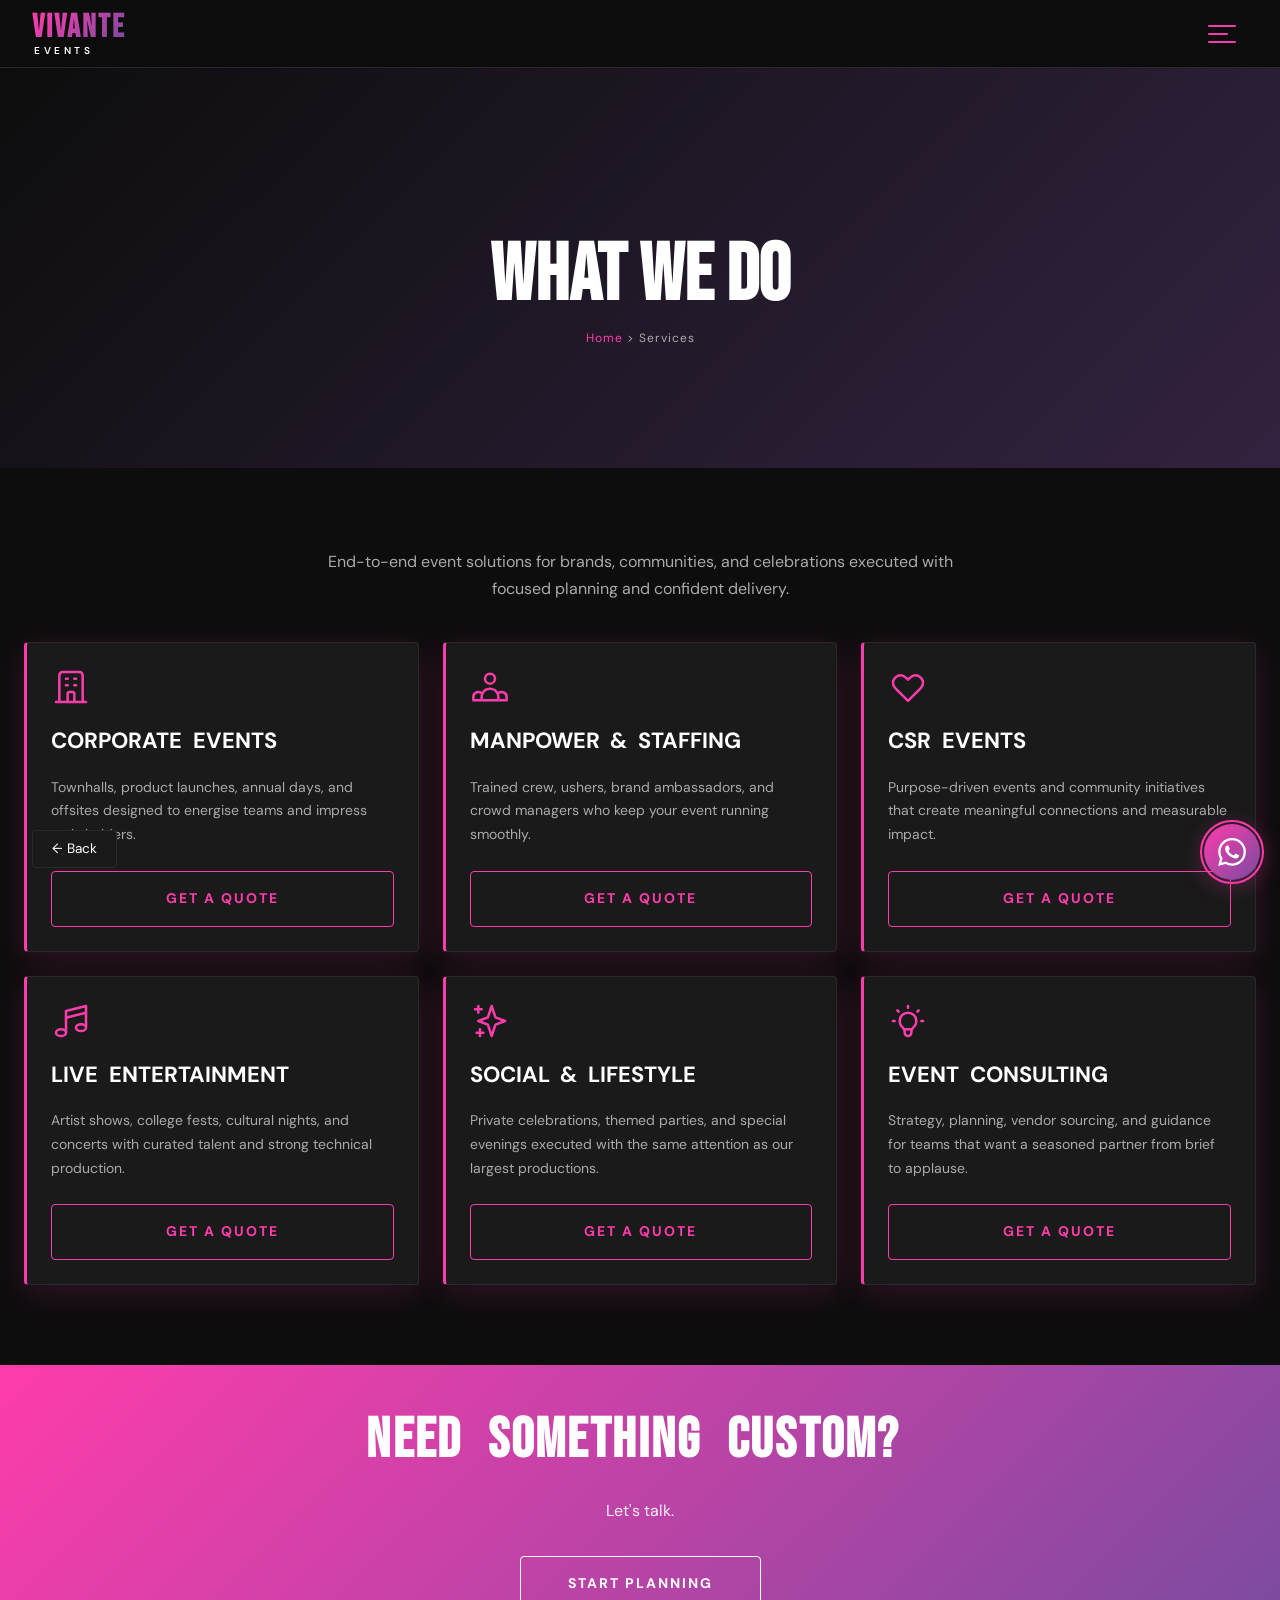
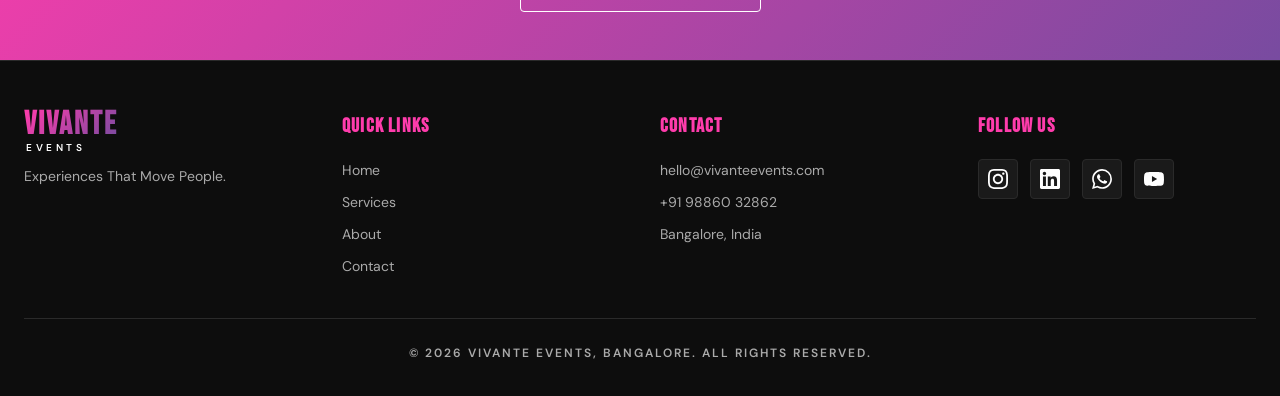
<file: services.html>
<!DOCTYPE html>
<html lang="en">
<head>
  <meta charset="UTF-8">
  <meta name="viewport" content="width=device-width, initial-scale=1.0">
  <meta name="description" content="Vivante Events services — corporate events, manpower, CSR, live entertainment, social events and consulting in Bangalore.">
  <title>Services | Vivante Events</title>
  <link rel="preconnect" href="https://fonts.googleapis.com">
  <link rel="preconnect" href="https://fonts.gstatic.com" crossorigin>
  <link href="https://fonts.googleapis.com/css2?family=Bebas+Neue&family=DM+Sans:ital,opsz,wght@0,9..40,400;0,9..40,500;0,9..40,600;0,9..40,700;1,9..40,400&display=swap" rel="stylesheet">
  <link rel="stylesheet" href="css/style.css">
</head>
<body>
  <div id="topbar">
    <a href="index.html" class="brand-logo">
      <span class="brand-name">VIVANTE</span>
      <span class="brand-sub">Events</span>
    </a>
    <button id="hamburger" aria-label="Toggle menu" aria-expanded="false" aria-controls="fullmenu">
      <span></span><span></span><span></span>
    </button>
  </div>

  <nav id="fullmenu" role="dialog" aria-modal="true" aria-label="Site navigation">
    <ul class="fm-nav" role="list">
      <li><a href="index.html">HOME</a></li>
      <li><a href="services.html" class="fm-active">SERVICES</a></li>
      <li><a href="about.html">ABOUT</a></li>
      <li><a href="contact.html">CONTACT</a></li>
      <li><a href="contact.html">GET A QUOTE</a></li>
    </ul>
    <div class="fm-divider"></div>
    <div class="fm-socials" aria-label="Social links">
      <a href="https://instagram.com/vivanteevents" target="_blank" rel="noopener noreferrer" aria-label="Instagram">
        <svg width="22" height="22" fill="currentColor" viewBox="0 0 24 24"><path d="M12 2.163c3.204 0 3.584.012 4.85.07 3.252.148 4.771 1.691 4.919 4.919.058 1.265.069 1.645.069 4.849 0 3.205-.012 3.584-.069 4.849-.149 3.225-1.664 4.771-4.919 4.919-1.266.058-1.644.07-4.85.07-3.204 0-3.584-.012-4.849-.07-3.26-.149-4.771-1.699-4.919-4.92-.058-1.265-.07-1.644-.07-4.849 0-3.204.013-3.583.07-4.849.149-3.227 1.664-4.771 4.919-4.919 1.266-.057 1.645-.069 4.849-.069zm0-2.163c-3.259 0-3.667.014-4.947.072-4.358.2-6.78 2.618-6.98 6.98-.059 1.281-.073 1.689-.073 4.948 0 3.259.014 3.668.072 4.948.2 4.358 2.618 6.78 6.98 6.98 1.281.058 1.689.072 4.948.072 3.259 0 3.668-.014 4.948-.072 4.354-.2 6.782-2.618 6.979-6.98.059-1.28.073-1.689.073-4.948 0-3.259-.014-3.667-.072-4.947-.196-4.354-2.617-6.78-6.979-6.98-1.281-.059-1.69-.073-4.949-.073zm0 5.838c-3.403 0-6.162 2.759-6.162 6.162s2.759 6.163 6.162 6.163 6.162-2.759 6.162-6.163c0-3.403-2.759-6.162-6.162-6.162zm0 10.162c-2.209 0-4-1.79-4-4 0-2.209 1.791-4 4-4s4 1.791 4 4c0 2.21-1.791 4-4 4zm6.406-11.845c-.796 0-1.441.645-1.441 1.44s.645 1.44 1.441 1.44c.795 0 1.439-.645 1.439-1.44s-.644-1.44-1.439-1.44z"/></svg>
      </a>
      <a href="https://linkedin.com/company/vivanteevents" target="_blank" rel="noopener noreferrer" aria-label="LinkedIn">
        <svg width="22" height="22" fill="currentColor" viewBox="0 0 24 24"><path d="M20.447 20.452h-3.554v-5.569c0-1.328-.027-3.037-1.852-3.037-1.853 0-2.136 1.445-2.136 2.939v5.667H9.351V9h3.414v1.561h.046c.477-.9 1.637-1.85 3.37-1.85 3.601 0 4.267 2.37 4.267 5.455v6.286zM5.337 7.433c-1.144 0-2.063-.926-2.063-2.065 0-1.138.92-2.063 2.063-2.063 1.14 0 2.064.925 2.064 2.063 0 1.139-.925 2.065-2.064 2.065zm1.782 13.019H3.555V9h3.564v11.452zM22.225 0H1.771C.792 0 0 .774 0 1.729v20.542C0 23.227.792 24 1.771 24h20.451C23.2 24 24 23.227 24 22.271V1.729C24 .774 23.2 0 22.222 0h.003z"/></svg>
      </a>
      <a href="https://wa.me/919886032862" target="_blank" rel="noopener noreferrer" aria-label="WhatsApp">
        <svg width="22" height="22" fill="currentColor" viewBox="0 0 24 24"><path d="M17.472 14.382c-.297-.149-1.758-.867-2.03-.967-.273-.099-.471-.148-.67.15-.197.297-.767.966-.94 1.164-.173.199-.347.223-.644.075-.297-.15-1.255-.463-2.39-1.475-.883-.788-1.48-1.761-1.653-2.059-.173-.297-.018-.458.13-.606.134-.133.298-.347.446-.52.149-.174.198-.298.298-.497.099-.198.05-.371-.025-.52-.075-.149-.669-1.612-.916-2.207-.242-.579-.487-.5-.669-.51-.173-.008-.371-.01-.57-.01-.198 0-.52.074-.792.372-.272.297-1.04 1.016-1.04 2.479 0 1.462 1.065 2.875 1.213 3.074.149.198 2.096 3.2 5.077 4.487.709.306 1.262.489 1.694.625.712.227 1.36.195 1.871.118.571-.085 1.758-.719 2.006-1.413.248-.694.248-1.289.173-1.413-.074-.124-.272-.198-.57-.347m-5.421 7.403h-.004a9.87 9.87 0 01-5.031-1.378l-.361-.214-3.741.982.998-3.648-.235-.374a9.86 9.86 0 01-1.51-5.26c.001-5.45 4.436-9.884 9.888-9.884 2.64 0 5.122 1.03 6.988 2.898a9.825 9.825 0 012.893 6.994c-.003 5.45-4.435 9.884-9.885 9.884m8.413-18.297A11.815 11.815 0 0012.05 0C5.495 0 .16 5.335.157 11.892c0 2.096.547 4.142 1.588 5.945L.057 24l6.305-1.654a11.882 11.882 0 005.683 1.448h.005c6.554 0 11.89-5.335 11.893-11.893a11.821 11.821 0 00-3.48-8.413z"/></svg>
      </a>
    </div>
  </nav>

  <button class="back-btn" onclick="history.back()" aria-label="Go back">← Back</button>

  <main>
    <section class="page-hero" style="background-image: url('https://picsum.photos/seed/festival/1920/800');">
      <div class="page-hero-content">
        <h1 class="page-hero-title">WHAT WE DO</h1>
        <p class="breadcrumb"><a href="index.html">Home</a> &gt; Services</p>
      </div>
    </section>

    <section class="section-pad">
      <div class="container-main">
        <p class="body-text text-secondary text-center mb-10 reveal" style="max-width:42rem;margin-left:auto;margin-right:auto;">
          End-to-end event solutions for brands, communities, and celebrations executed with focused planning and confident delivery.
        </p>

        <div class="services-page-grid">
          <article class="service-page-card reveal">
            <div class="service-page-card-inner">
              <svg class="svc-icon mb-4" fill="none" stroke="currentColor" viewBox="0 0 24 24" aria-hidden="true"><path stroke-linecap="round" stroke-linejoin="round" stroke-width="1.5" d="M19 21V5a2 2 0 00-2-2H7a2 2 0 00-2 2v16m14 0h2m-2 0h-5m-9 0H3m2 0h5M9 7h1m-1 4h1m4-4h1m-1 4h1m-5 10v-5a1 1 0 011-1h2a1 1 0 011 1v5m-4 0h4"/></svg>
              <h2 class="card-title mb-3">CORPORATE EVENTS</h2>
              <p class="body-text text-sm text-secondary flex-grow mb-6">Townhalls, product launches, annual days, and offsites designed to energise teams and impress stakeholders.</p>
              <a href="contact.html" class="btn-quote">Get a Quote</a>
            </div>
          </article>

          <article class="service-page-card reveal">
            <div class="service-page-card-inner">
              <svg class="svc-icon mb-4" fill="none" stroke="currentColor" viewBox="0 0 24 24" aria-hidden="true"><path stroke-linecap="round" stroke-linejoin="round" stroke-width="1.5" d="M17 20h5v-2a3 3 0 00-5.356-1.857M17 20H7m10 0v-2c0-.656-.126-1.283-.356-1.857M7 20H2v-2a3 3 0 015.356-1.857M7 20v-2c0-.656.126-1.283.356-1.857m0 0a5.002 5.002 0 019.288 0M15 7a3 3 0 11-6 0 3 3 0 016 0z"/></svg>
              <h2 class="card-title mb-3">MANPOWER &amp; STAFFING</h2>
              <p class="body-text text-sm text-secondary flex-grow mb-6">Trained crew, ushers, brand ambassadors, and crowd managers who keep your event running smoothly.</p>
              <a href="contact.html" class="btn-quote">Get a Quote</a>
            </div>
          </article>

          <article class="service-page-card reveal">
            <div class="service-page-card-inner">
              <svg class="svc-icon mb-4" fill="none" stroke="currentColor" viewBox="0 0 24 24" aria-hidden="true"><path stroke-linecap="round" stroke-linejoin="round" stroke-width="1.5" d="M4.318 6.318a4.5 4.5 0 000 6.364L12 20.364l7.682-7.682a4.5 4.5 0 00-6.364-6.364L12 7.636l-1.318-1.318a4.5 4.5 0 00-6.364 0z"/></svg>
              <h2 class="card-title mb-3">CSR EVENTS</h2>
              <p class="body-text text-sm text-secondary flex-grow mb-6">Purpose-driven events and community initiatives that create meaningful connections and measurable impact.</p>
              <a href="contact.html" class="btn-quote">Get a Quote</a>
            </div>
          </article>

          <article class="service-page-card reveal">
            <div class="service-page-card-inner">
              <svg class="svc-icon mb-4" fill="none" stroke="currentColor" viewBox="0 0 24 24" aria-hidden="true"><path stroke-linecap="round" stroke-linejoin="round" stroke-width="1.5" d="M9 19V6l12-3v13M9 19c0 1.105-1.343 2-3 2s-3-.895-3-2 1.343-2 3-2 3 .895 3 2zm12-3c0 1.105-1.343 2-3 2s-3-.895-3-2 1.343-2 3-2 3 .895 3 2zM9 10l12-3"/></svg>
              <h2 class="card-title mb-3">LIVE ENTERTAINMENT</h2>
              <p class="body-text text-sm text-secondary flex-grow mb-6">Artist shows, college fests, cultural nights, and concerts with curated talent and strong technical production.</p>
              <a href="contact.html" class="btn-quote">Get a Quote</a>
            </div>
          </article>

          <article class="service-page-card reveal">
            <div class="service-page-card-inner">
              <svg class="svc-icon mb-4" fill="none" stroke="currentColor" viewBox="0 0 24 24" aria-hidden="true"><path stroke-linecap="round" stroke-linejoin="round" stroke-width="1.5" d="M5 3v4M3 5h4M6 17v4m-2-2h4m5-16l2.286 6.857L21 12l-5.714 2.143L13 21l-2.286-6.857L5 12l5.714-2.143L13 3z"/></svg>
              <h2 class="card-title mb-3">SOCIAL &amp; LIFESTYLE</h2>
              <p class="body-text text-sm text-secondary flex-grow mb-6">Private celebrations, themed parties, and special evenings executed with the same attention as our largest productions.</p>
              <a href="contact.html" class="btn-quote">Get a Quote</a>
            </div>
          </article>

          <article class="service-page-card reveal">
            <div class="service-page-card-inner">
              <svg class="svc-icon mb-4" fill="none" stroke="currentColor" viewBox="0 0 24 24" aria-hidden="true"><path stroke-linecap="round" stroke-linejoin="round" stroke-width="1.5" d="M9.663 17h4.673M12 3v1m6.364 1.636l-.707.707M21 12h-1M4 12H3m3.343-5.657l-.707-.707m2.828 9.9a5 5 0 117.072 0l-.548.547A3.374 3.374 0 0014 18.469V19a2 2 0 11-4 0v-.531c0-.895-.356-1.754-.988-2.386l-.548-.547z"/></svg>
              <h2 class="card-title mb-3">EVENT CONSULTING</h2>
              <p class="body-text text-sm text-secondary flex-grow mb-6">Strategy, planning, vendor sourcing, and guidance for teams that want a seasoned partner from brief to applause.</p>
              <a href="contact.html" class="btn-quote">Get a Quote</a>
            </div>
          </article>
        </div>
      </div>
    </section>

    <section class="cta-gradient section-pad">
      <div class="container-main max-w-3xl text-center reveal">
        <h2 class="section-title text-white mb-4">NEED SOMETHING CUSTOM?</h2>
        <p class="body-text mb-8" style="color:rgba(255,255,255,0.9)">Let's talk.</p>
        <a href="contact.html" class="btn-secondary inline-flex">Start Planning</a>
      </div>
    </section>
  </main>

  <footer class="site-footer">
    <div class="container-main">
      <div class="footer-grid">
        <div>
          <a href="index.html" class="brand-logo inline-block mb-3">
            <span class="brand-name">VIVANTE</span>
            <span class="brand-sub">Events</span>
          </a>
          <p class="body-text text-sm">Experiences That Move People.</p>
        </div>
        <div>
          <h4 class="footer-heading">QUICK LINKS</h4>
          <ul class="space-y-2">
            <li><a href="index.html" class="footer-link">Home</a></li>
            <li><a href="services.html" class="footer-link">Services</a></li>
            <li><a href="about.html" class="footer-link">About</a></li>
            <li><a href="contact.html" class="footer-link">Contact</a></li>
          </ul>
        </div>
        <div>
          <h4 class="footer-heading">CONTACT</h4>
          <ul class="space-y-2">
            <li><a href="mailto:hello@vivanteevents.com" class="footer-link">hello@vivanteevents.com</a></li>
            <li><a href="tel:+919886032862" class="footer-link">+91 98860 32862</a></li>
            <li class="footer-link">Bangalore, India</li>
          </ul>
        </div>
        <div>
          <h4 class="footer-heading">FOLLOW US</h4>
          <div class="social-row">
            <a href="https://instagram.com/vivanteevents" target="_blank" rel="noopener noreferrer" class="social-btn" aria-label="Instagram">
              <svg width="20" height="20" fill="currentColor" viewBox="0 0 24 24"><path d="M12 2.163c3.204 0 3.584.012 4.85.07 3.252.148 4.771 1.691 4.919 4.919.058 1.265.069 1.645.069 4.849 0 3.205-.012 3.584-.069 4.849-.149 3.225-1.664 4.771-4.919 4.919-1.266.058-1.644.07-4.85.07-3.204 0-3.584-.012-4.849-.07-3.26-.149-4.771-1.699-4.919-4.92-.058-1.265-.07-1.644-.07-4.849 0-3.204.013-3.583.07-4.849.149-3.227 1.664-4.771 4.919-4.919 1.266-.057 1.645-.069 4.849-.069zm0-2.163c-3.259 0-3.667.014-4.947.072-4.358.2-6.78 2.618-6.98 6.98-.059 1.281-.073 1.689-.073 4.948 0 3.259.014 3.668.072 4.948.2 4.358 2.618 6.78 6.98 6.98 1.281.058 1.689.072 4.948.072 3.259 0 3.668-.014 4.948-.072 4.354-.2 6.782-2.618 6.979-6.98.059-1.28.073-1.689.073-4.948 0-3.259-.014-3.667-.072-4.947-.196-4.354-2.617-6.78-6.979-6.98-1.281-.059-1.69-.073-4.949-.073zm0 5.838c-3.403 0-6.162 2.759-6.162 6.162s2.759 6.163 6.162 6.163 6.162-2.759 6.162-6.163c0-3.403-2.759-6.162-6.162-6.162zm0 10.162c-2.209 0-4-1.79-4-4 0-2.209 1.791-4 4-4s4 1.791 4 4c0 2.21-1.791 4-4 4zm6.406-11.845c-.796 0-1.441.645-1.441 1.44s.645 1.44 1.441 1.44c.795 0 1.439-.645 1.439-1.44s-.644-1.44-1.439-1.44z"/></svg>
            </a>
            <a href="https://linkedin.com/company/vivanteevents" target="_blank" rel="noopener noreferrer" class="social-btn" aria-label="LinkedIn">
              <svg width="20" height="20" fill="currentColor" viewBox="0 0 24 24"><path d="M20.447 20.452h-3.554v-5.569c0-1.328-.027-3.037-1.852-3.037-1.853 0-2.136 1.445-2.136 2.939v5.667H9.351V9h3.414v1.561h.046c.477-.9 1.637-1.85 3.37-1.85 3.601 0 4.267 2.37 4.267 5.455v6.286zM5.337 7.433c-1.144 0-2.063-.926-2.063-2.065 0-1.138.92-2.063 2.063-2.063 1.14 0 2.064.925 2.064 2.063 0 1.139-.925 2.065-2.064 2.065zm1.782 13.019H3.555V9h3.564v11.452zM22.225 0H1.771C.792 0 0 .774 0 1.729v20.542C0 23.227.792 24 1.771 24h20.451C23.2 24 24 23.227 24 22.271V1.729C24 .774 23.2 0 22.222 0h.003z"/></svg>
            </a>
            <a href="https://wa.me/919886032862" target="_blank" rel="noopener noreferrer" class="social-btn" aria-label="WhatsApp">
              <svg width="20" height="20" fill="currentColor" viewBox="0 0 24 24"><path d="M17.472 14.382c-.297-.149-1.758-.867-2.03-.967-.273-.099-.471-.148-.67.15-.197.297-.767.966-.94 1.164-.173.199-.347.223-.644.075-.297-.15-1.255-.463-2.39-1.475-.883-.788-1.48-1.761-1.653-2.059-.173-.297-.018-.458.13-.606.134-.133.298-.347.446-.52.149-.174.198-.298.298-.497.099-.198.05-.371-.025-.52-.075-.149-.669-1.612-.916-2.207-.242-.579-.487-.5-.669-.51-.173-.008-.371-.01-.57-.01-.198 0-.52.074-.792.372-.272.297-1.04 1.016-1.04 2.479 0 1.462 1.065 2.875 1.213 3.074.149.198 2.096 3.2 5.077 4.487.709.306 1.262.489 1.694.625.712.227 1.36.195 1.871.118.571-.085 1.758-.719 2.006-1.413.248-.694.248-1.289.173-1.413-.074-.124-.272-.198-.57-.347m-5.421 7.403h-.004a9.87 9.87 0 01-5.031-1.378l-.361-.214-3.741.982.998-3.648-.235-.374a9.86 9.86 0 01-1.51-5.26c.001-5.45 4.436-9.884 9.888-9.884 2.64 0 5.122 1.03 6.988 2.898a9.825 9.825 0 012.893 6.994c-.003 5.45-4.435 9.884-9.885 9.884m8.413-18.297A11.815 11.815 0 0012.05 0C5.495 0 .16 5.335.157 11.892c0 2.096.547 4.142 1.588 5.945L.057 24l6.305-1.654a11.882 11.882 0 005.683 1.448h.005c6.554 0 11.89-5.335 11.893-11.893a11.821 11.821 0 00-3.48-8.413z"/></svg>
            </a>
            <a href="https://youtube.com/@vivanteevents" target="_blank" rel="noopener noreferrer" class="social-btn" aria-label="YouTube">
              <svg width="20" height="20" fill="currentColor" viewBox="0 0 24 24"><path d="M23.498 6.186a3.016 3.016 0 00-2.122-2.136C19.505 3.545 12 3.545 12 3.545s-7.505 0-9.377.505A3.017 3.017 0 00.502 6.186C0 8.07 0 12 0 12s0 3.93.502 5.814a3.016 3.016 0 002.122 2.136c1.871.505 9.376.505 9.376.505s7.505 0 9.377-.505a3.015 3.015 0 002.122-2.136C24 15.93 24 12 24 12s0-3.93-.502-5.814zM9.545 15.568V8.432L15.818 12l-6.273 3.568z"/></svg>
            </a>
          </div>
        </div>
      </div>
      <div class="footer-bottom">
        <p class="caption text-secondary">&copy; 2026 Vivante Events, Bangalore. All rights reserved.</p>
      </div>
    </div>
  </footer>

  <div class="whatsapp-wrap">
    <span class="whatsapp-tooltip">Chat with us!</span>
    <span class="whatsapp-pulse" aria-hidden="true"></span>
    <a href="https://wa.me/919886032862" target="_blank" rel="noopener noreferrer" class="whatsapp-btn" aria-label="Chat on WhatsApp">
      <svg width="28" height="28" fill="currentColor" viewBox="0 0 24 24"><path d="M17.472 14.382c-.297-.149-1.758-.867-2.03-.967-.273-.099-.471-.148-.67.15-.197.297-.767.966-.94 1.164-.173.199-.347.223-.644.075-.297-.15-1.255-.463-2.39-1.475-.883-.788-1.48-1.761-1.653-2.059-.173-.297-.018-.458.13-.606.134-.133.298-.347.446-.52.149-.174.198-.298.298-.497.099-.198.05-.371-.025-.52-.075-.149-.669-1.612-.916-2.207-.242-.579-.487-.5-.669-.51-.173-.008-.371-.01-.57-.01-.198 0-.52.074-.792.372-.272.297-1.04 1.016-1.04 2.479 0 1.462 1.065 2.875 1.213 3.074.149.198 2.096 3.2 5.077 4.487.709.306 1.262.489 1.694.625.712.227 1.36.195 1.871.118.571-.085 1.758-.719 2.006-1.413.248-.694.248-1.289.173-1.413-.074-.124-.272-.198-.57-.347m-5.421 7.403h-.004a9.87 9.87 0 01-5.031-1.378l-.361-.214-3.741.982.998-3.648-.235-.374a9.86 9.86 0 01-1.51-5.26c.001-5.45 4.436-9.884 9.888-9.884 2.64 0 5.122 1.03 6.988 2.898a9.825 9.825 0 012.893 6.994c-.003 5.45-4.435 9.884-9.885 9.884m8.413-18.297A11.815 11.815 0 0012.05 0C5.495 0 .16 5.335.157 11.892c0 2.096.547 4.142 1.588 5.945L.057 24l6.305-1.654a11.882 11.882 0 005.683 1.448h.005c6.554 0 11.89-5.335 11.893-11.893a11.821 11.821 0 00-3.48-8.413z"/></svg>
    </a>
  </div>

  <script src="js/main.js"></script>
</body>
</html>
</file>
<file: css/style.css>
/* =============================================================
   Vivante Events — Design System (No Tailwind, Pure CSS)
   Pink · Purple · True Black
   ============================================================= */

:root {
  --bg: #0D0D0D;
  --accent: #FF3CAC;
  --purple: #784BA0;
  --gradient: linear-gradient(135deg, #FF3CAC, #784BA0);
  --text: #FFFFFF;
  --text-secondary: #AAAAAA;
  --surface: #1A1A1A;
  --border: #2A2A2A;
  --glow: rgba(255, 60, 172, 0.15);
  --glow-strong: rgba(255, 60, 172, 0.35);
}

*, *::before, *::after { box-sizing: border-box; margin: 0; padding: 0; }

html { scroll-behavior: smooth; overflow-x: hidden; }

body {
  font-family: 'DM Sans', system-ui, sans-serif;
  font-size: 16px;
  line-height: 1.7;
  background-color: var(--bg);
  color: var(--text);
  overflow-x: hidden;
  padding-top: 68px; /* topbar height */
}

img { max-width: 100%; height: auto; display: block; }

ul { list-style: none; }

::selection { background-color: var(--accent); color: var(--bg); }

::-webkit-scrollbar { width: 8px; height: 8px; }
::-webkit-scrollbar-track { background: var(--surface); }
::-webkit-scrollbar-thumb { background: var(--accent); border-radius: 4px; }

/* ================================================================
   TYPOGRAPHY UTILITIES
   ================================================================ */
.font-display {
  font-family: 'Bebas Neue', Impact, sans-serif;
  letter-spacing: 0.04em;
}

.text-secondary { color: var(--text-secondary); }
.text-accent { color: var(--accent); }
.text-white { color: var(--text); }

.text-gradient {
  background: var(--gradient);
  -webkit-background-clip: text;
  background-clip: text;
  color: transparent;
}

.section-title {
  font-family: 'Bebas Neue', Impact, sans-serif;
  font-size: clamp(2.25rem, 6vw, 3.5rem);
  line-height: 1;
  letter-spacing: 0.04em;
}

.card-title {
  font-family: 'DM Sans', sans-serif;
  font-size: 22px;
  font-weight: 700;
  line-height: 1.3;
}

.caption {
  font-size: 12px;
  font-weight: 600;
  letter-spacing: 2px;
  text-transform: uppercase;
}

.body-text {
  font-size: 16px;
  line-height: 1.7;
  color: var(--text-secondary);
}

.font-bold { font-weight: 700; }
.text-sm { font-size: 14px; }
.leading-tight { line-height: 1.25; }

/* ================================================================
   LAYOUT UTILITIES
   ================================================================ */
.container-main {
  max-width: 80rem;
  margin: 0 auto;
  padding-left: 1rem;
  padding-right: 1rem;
}
@media (min-width: 640px) {
  .container-main { padding-left: 1.5rem; padding-right: 1.5rem; }
}

.section-pad {
  padding-top: 4rem;
  padding-bottom: 4rem;
}
@media (min-width: 768px) {
  .section-pad { padding-top: 5rem; padding-bottom: 5rem; }
}

.pb-4 { padding-bottom: 1rem; }
.pb-8 { padding-bottom: 2rem; }
@media (min-width: 768px) {
  .md-pb-8 { padding-bottom: 2rem; }
}

.pt-12 { padding-top: 3rem; }
.pt-8 { padding-top: 2rem; }
.mb-2 { margin-bottom: 0.5rem; }
.mb-3 { margin-bottom: 0.75rem; }
.mb-4 { margin-bottom: 1rem; }
.mb-6 { margin-bottom: 1.5rem; }
.mb-8 { margin-bottom: 2rem; }
.mb-10 { margin-bottom: 2.5rem; }
.mt-2 { margin-top: 0.5rem; }
.mt-4 { margin-top: 1rem; }
.mt-8 { margin-top: 2rem; }
.mx-auto { margin-left: auto; margin-right: auto; }
.inline-block { display: inline-block; }
.inline-flex { display: inline-flex; }
.text-center { text-align: center; }
.text-right { text-align: right; }
.max-w-2xl { max-width: 42rem; }
.max-w-3xl { max-width: 48rem; }
.w-full { width: 100%; }
.rounded { border-radius: 4px; }
.rounded-full { border-radius: 9999px; }
.object-cover { object-fit: cover; }
.overflow-hidden { overflow: hidden; }

/* Grid system */
.grid { display: grid; }
.grid-cols-1 { grid-template-columns: 1fr; }
.grid-cols-2 { grid-template-columns: repeat(2, 1fr); }
.gap-4 { gap: 1rem; }
.gap-5 { gap: 1.25rem; }
.gap-6 { gap: 1.5rem; }
.gap-8 { gap: 2rem; }
.gap-10 { gap: 2.5rem; }
.gap-3 { gap: 0.75rem; }

@media (min-width: 640px) {
  .sm-grid-cols-2 { grid-template-columns: repeat(2, 1fr); }
  .sm-gap-4 { gap: 1rem; }
}
@media (min-width: 768px) {
  .md-grid-cols-3 { grid-template-columns: repeat(3, 1fr); }
  .md-gap-5 { gap: 1.25rem; }
  .md-gap-6 { gap: 1.5rem; }
  .md-gap-8 { gap: 2rem; }
  .md-gap-10 { gap: 2.5rem; }
  .md-mb-14 { margin-bottom: 3.5rem; }
  .md-text-left { text-align: left; }
}
@media (min-width: 1024px) {
  .lg-grid-cols-2 { grid-template-columns: repeat(2, 1fr); }
  .lg-grid-cols-3 { grid-template-columns: repeat(3, 1fr); }
  .lg-grid-cols-4 { grid-template-columns: repeat(4, 1fr); }
  .lg-gap-14 { gap: 3.5rem; }
  .lg-gap-16 { gap: 4rem; }
}

/* Flex utilities */
.flex { display: flex; }
.flex-col { flex-direction: column; }
.flex-grow { flex-grow: 1; }
.items-center { align-items: center; }
.justify-center { justify-content: center; }
.gap-4-flex { gap: 1rem; }
.gap-3-flex { gap: 0.75rem; }

/* Space-y */
.space-y-2 > * + * { margin-top: 0.5rem; }
.space-y-4 > * + * { margin-top: 1rem; }

/* ================================================================
   LOGO
   ================================================================ */
.brand-logo { line-height: 1; text-decoration: none; }
.brand-logo .brand-name {
  font-family: 'Bebas Neue', Impact, sans-serif;
  font-size: 32px;
  font-weight: 700;
  background: var(--gradient);
  -webkit-background-clip: text;
  background-clip: text;
  color: transparent;
  letter-spacing: 0.06em;
  display: flex;
  align-items: center;
  gap: 4px;
}
.brand-logo .brand-sub {
  font-family: 'DM Sans', sans-serif;
  font-size: 10px;
  font-weight: 600;
  color: var(--text);
  letter-spacing: 0.35em;
  text-transform: uppercase;
  margin-top: 2px;
  padding-left: 2px;
  display: block;
}

/* ================================================================
   TOPBAR (fixed, replaces old navbar)
   ================================================================ */
#navbar { display: none !important; }

#topbar {
  position: fixed;
  top: 0; left: 0; right: 0;
  z-index: 1000;
  display: flex;
  align-items: center;
  justify-content: space-between;
  padding: 0 2rem;
  height: 68px;
  background: rgba(13,13,13,0.72);
  backdrop-filter: blur(20px);
  -webkit-backdrop-filter: blur(20px);
  border-bottom: 1px solid var(--border);
  transition: background 0.3s;
}
#topbar.scrolled {
  background: rgba(13,13,13,0.94);
  box-shadow: 0 8px 32px rgba(0,0,0,0.5);
}

/* ================================================================
   HAMBURGER
   ================================================================ */
#hamburger {
  display: flex;
  flex-direction: column;
  justify-content: center;
  gap: 6px;
  width: 44px;
  height: 44px;
  cursor: pointer;
  background: none;
  border: none;
  padding: 0 4px;
  z-index: 1100;
  position: relative;
}
#hamburger span {
  display: block;
  height: 2px;
  background: var(--accent);
  border-radius: 2px;
  transition: transform 0.4s cubic-bezier(0.77,0,0.175,1),
              opacity 0.3s ease,
              width 0.3s ease;
  transform-origin: center;
}
#hamburger span:nth-child(1) { width: 28px; }
#hamburger span:nth-child(2) { width: 20px; }
#hamburger span:nth-child(3) { width: 28px; }
#hamburger.is-open span:nth-child(1) { transform: translateY(8px) rotate(45deg); width: 28px; }
#hamburger.is-open span:nth-child(2) { opacity: 0; transform: scaleX(0); }
#hamburger.is-open span:nth-child(3) { transform: translateY(-8px) rotate(-45deg); width: 28px; }

/* ================================================================
   FULLSCREEN MENU
   ================================================================ */
#fullmenu {
  position: fixed;
  inset: 0;
  z-index: 999;
  background: rgba(13,13,13,0.97);
  backdrop-filter: blur(20px);
  -webkit-backdrop-filter: blur(20px);
  display: flex;
  flex-direction: column;
  align-items: center;
  justify-content: center;
  transform: translateY(-100%);
  transition: transform 0.6s cubic-bezier(0.77,0,0.175,1);
  overflow: hidden;
}
#fullmenu.open { transform: translateY(0); }

.fm-nav {
  list-style: none;
  display: flex;
  flex-direction: column;
  align-items: center;
  gap: 0.15rem;
}
.fm-nav li { overflow: hidden; }
.fm-nav a {
  display: block;
  font-family: 'Bebas Neue', Impact, sans-serif;
  font-size: clamp(48px, 8vw, 72px);
  line-height: 1.1;
  letter-spacing: 0.06em;
  color: var(--text);
  text-decoration: none;
  padding: 0.1em 0.5em;
  transform: translateY(110%);
  transition: transform 0.5s cubic-bezier(0.77,0,0.175,1), color 0.3s ease;
  position: relative;
}
#fullmenu.open .fm-nav a { transform: translateY(0); }
#fullmenu.open .fm-nav li:nth-child(1) a { transition-delay: 0.05s; }
#fullmenu.open .fm-nav li:nth-child(2) a { transition-delay: 0.12s; }
#fullmenu.open .fm-nav li:nth-child(3) a { transition-delay: 0.19s; }
#fullmenu.open .fm-nav li:nth-child(4) a { transition-delay: 0.26s; }
#fullmenu.open .fm-nav li:nth-child(5) a { transition-delay: 0.33s; }

.fm-nav a:hover,
.fm-nav a.fm-active {
  background: var(--gradient);
  -webkit-background-clip: text;
  background-clip: text;
  color: transparent;
}
.fm-nav a:hover { transform: translateX(12px) !important; }

.fm-socials {
  position: absolute;
  bottom: 2.5rem;
  display: flex;
  gap: 1.5rem;
  align-items: center;
  opacity: 0;
  transform: translateY(20px);
  transition: opacity 0.4s ease 0.5s, transform 0.4s ease 0.5s;
}
#fullmenu.open .fm-socials { opacity: 1; transform: translateY(0); }
.fm-socials a { color: var(--text-secondary); transition: color 0.3s, transform 0.3s; display: flex; }
.fm-socials a:hover { color: var(--accent); transform: scale(1.2); }

.fm-divider {
  width: 60px;
  height: 1px;
  background: var(--gradient);
  margin: 1rem auto;
  opacity: 0;
  transition: opacity 0.4s ease 0.45s;
}
#fullmenu.open .fm-divider { opacity: 1; }

/* ================================================================
   BUTTONS
   ================================================================ */
.btn-primary {
  display: inline-flex;
  align-items: center;
  justify-content: center;
  background: var(--gradient);
  color: var(--text);
  padding: 16px 48px;
  border-radius: 4px;
  border: none;
  font-family: 'DM Sans', sans-serif;
  font-weight: 700;
  font-size: 14px;
  letter-spacing: 2px;
  text-transform: uppercase;
  text-decoration: none;
  cursor: pointer;
  transition: transform 0.25s ease, box-shadow 0.25s ease;
  box-shadow: 0 4px 24px var(--glow);
}
.btn-primary:hover {
  transform: scale(1.03);
  box-shadow: 0 8px 40px var(--glow-strong), 0 0 60px rgba(120, 75, 160, 0.25);
}
.btn-primary-full { width: 100%; }
@media (min-width: 640px) { .btn-primary-full { width: auto; } }

.btn-secondary {
  position: relative;
  display: inline-flex;
  align-items: center;
  justify-content: center;
  background: transparent;
  color: var(--accent);
  padding: 15px 47px;
  border-radius: 4px;
  border: 1.5px solid var(--accent);
  font-family: 'DM Sans', sans-serif;
  font-weight: 700;
  font-size: 14px;
  letter-spacing: 2px;
  text-transform: uppercase;
  text-decoration: none;
  cursor: pointer;
  overflow: hidden;
  transition: color 0.35s ease;
  z-index: 0;
}
.btn-secondary::before {
  content: '';
  position: absolute;
  inset: 0;
  background: var(--accent);
  transform: scaleX(0);
  transform-origin: left;
  transition: transform 0.35s ease;
  z-index: -1;
}
.btn-secondary:hover { color: var(--text); }
.btn-secondary:hover::before { transform: scaleX(1); }

.cta-gradient .btn-secondary { border-color: var(--text); color: var(--text); }
.cta-gradient .btn-secondary::before { background: var(--text); }
.cta-gradient .btn-secondary:hover { color: var(--bg); }

/* ================================================================
   MARQUEE STRIP
   ================================================================ */
.marquee-strip {
  background: var(--bg);
  border-top: 1px solid var(--border);
  border-bottom: 1px solid var(--border);
  overflow: hidden;
  white-space: nowrap;
  padding: 0.85rem 0;
}
.marquee-track {
  display: flex;
  width: max-content;
  animation: marquee 25s linear infinite;
}
.marquee-strip:hover .marquee-track {
  animation-play-state: paused;
}
.marquee-content {
  font-family: 'Bebas Neue', Impact, sans-serif;
  font-size: 18px;
  letter-spacing: 3px;
  color: var(--accent);
  display: inline-flex;
}
@keyframes marquee {
  from { transform: translateX(0); }
  to   { transform: translateX(-50%); }
}

/* ================================================================
   HERO SPLIT
   ================================================================ */
.hero-split {
  position: relative;
  min-height: 100svh;
  display: grid;
  grid-template-columns: 1fr;
  clip-path: polygon(0 0, 100% 0, 100% 90%, 0 100%);
  padding-bottom: 4rem;
}
@media (min-width: 1024px) {
  .hero-split { grid-template-columns: 55% 45%; }
}

.hero-split-content {
  display: flex;
  flex-direction: column;
  justify-content: center;
  padding: 6rem 1.5rem 3rem;
  background: var(--bg);
  position: relative;
  z-index: 2;
}
@media (min-width: 1024px) {
  .hero-split-content { padding: 0 4rem 0 5rem; min-height: 100svh; }
}

.hero-split-visual {
  position: relative;
  min-height: 280px;
  background-image: url('https://picsum.photos/seed/stage/1200/1400');
  background-size: cover;
  background-position: center;
}
.hero-split-visual::after {
  content: '';
  position: absolute;
  inset: 0;
  background: linear-gradient(135deg, rgba(255,60,172,0.45), rgba(120,75,160,0.55));
}
@media (max-width: 1023px) {
  .hero-split { grid-template-columns: 1fr; grid-template-rows: 1fr; position: relative; }
  .hero-split-visual { position: absolute; inset: 0; min-height: 100%; z-index: 0; }
  .hero-split-content { position: relative; z-index: 2; background: rgba(13,13,13,0.82); min-height: 100svh; justify-content: center; }
}

.services-section,
.stats-section,
.testimonials-section,
.why-section,
.cta-section {
  min-height: 100vh;
  display: flex;
  align-items: center;
  justify-content: center;
  overflow: hidden;
}

@media (min-width: 768px) {
  .services-section,
  .stats-section,
  .testimonials-section,
  .why-section,
  .cta-section {
    height: 100vh;
  }
}

.hero-headline {
  font-family: 'Bebas Neue', Impact, sans-serif;
  line-height: 0.95;
  margin-bottom: 1.5rem;
}
.hero-line {
  display: block;
  font-size: clamp(3.25rem, 12vw, 7.5rem);
  opacity: 0;
  transform: translateY(24px);
  animation: heroIn 0.8s ease forwards;
}
.hero-line:nth-child(1) { animation-delay: 0.1s; color: var(--text); }
.hero-line:nth-child(2) { animation-delay: 0.3s; }
.hero-line:nth-child(3) { animation-delay: 0.5s; }
.hero-line-gradient {
  background: var(--gradient);
  -webkit-background-clip: text;
  background-clip: text;
  color: transparent;
}
.hero-line-outline {
  color: transparent;
  -webkit-text-stroke: 2px var(--text);
  paint-order: stroke fill;
}
@media (min-width: 1024px) { .hero-line { font-size: clamp(5rem, 8vw, 7.5rem); } }

.hero-subtext {
  font-size: 14px;
  color: var(--text-secondary);
  letter-spacing: 0.05em;
  margin-bottom: 2rem;
  opacity: 0;
  animation: heroIn 0.8s ease 0.65s forwards;
}
.hero-cta-wrap { opacity: 0; animation: heroIn 0.8s ease 0.8s forwards; }

@keyframes heroIn { to { opacity: 1; transform: translateY(0); } }

.hero-scroll {
  position: absolute;
  bottom: 2.5rem;
  left: 1.5rem;
  display: flex;
  align-items: center;
  gap: 12px;
  text-decoration: none;
  color: var(--text-secondary);
  z-index: 5;
  opacity: 0;
  animation: heroIn 0.8s ease 1s forwards;
}
@media (min-width: 1024px) { .hero-scroll { left: 5rem; bottom: 3rem; } }
.hero-scroll-text {
  writing-mode: vertical-rl;
  text-orientation: mixed;
  font-size: 11px;
  font-weight: 700;
  letter-spacing: 3px;
  text-transform: uppercase;
}
.hero-scroll-line {
  width: 1px;
  height: 48px;
  background: var(--gradient);
  animation: scrollPulse 2s ease infinite;
}
@keyframes scrollPulse {
  0%, 100% { transform: scaleY(1); opacity: 1; }
  50% { transform: scaleY(0.6); opacity: 0.5; }
}

/* ================================================================
   SERVICES SECTION
   ================================================================ */
.services-section {
  position: relative;
  z-index: 3;
  margin-top: 0;
  padding: 4rem 0;
  flex-direction: column;
}
@media (min-width: 768px) {
  .services-section { padding: 5rem 0; margin-top: 0; }
}

.services-heading {
  width: 100%;
  margin-bottom: 2rem;
}

.services-container {
  width: 100%;
  display: flex;
  flex-direction: column;
  gap: 1.5rem;
}

.service-panel {
  display: flex;
  flex-direction: column;
  min-height: auto;
  background: var(--surface);
  border: 1px solid var(--border);
  overflow: hidden;
}

.service-panel-media {
  min-height: 260px;
}

.service-panel-image {
  width: 100%;
  height: 100%;
  min-height: 260px;
  object-fit: cover;
}

.service-panel-content {
  display: flex;
  flex-direction: column;
  gap: 1rem;
  padding: 1.5rem;
}

.service-panel-content .btn-secondary {
  align-self: flex-start;
}

@media (min-width: 1024px) {
  .services-container {
    gap: 0;
    scroll-snap-type: y mandatory;
  }

  .service-panel {
    height: 100vh;
    min-height: 100vh;
    scroll-snap-align: start;
    display: grid;
    grid-template-columns: 1fr 1fr;
    align-items: center;
    border-left: 0;
    border-right: 0;
  }

  .service-panel:nth-child(even) {
    direction: rtl;
  }

  .service-panel:nth-child(even) > * {
    direction: ltr;
  }

  .service-panel-media,
  .service-panel-image {
    height: 100vh;
    min-height: 100vh;
  }

  .service-panel-content {
    padding: 4rem;
  }
}

.svc-card {
  background: var(--surface);
  border: 1px solid var(--border);
  border-left: 3px solid var(--accent);
  border-radius: 4px;
  padding: 1.75rem;
  box-shadow: 0 8px 32px var(--glow);
  transition: transform 0.35s ease, box-shadow 0.35s ease;
  display: flex;
  flex-direction: column;
  height: 100%;
  position: relative;
}
.svc-card::before {
  content: '';
  position: absolute;
  inset: -1px;
  border-radius: 4px;
  padding: 1px;
  background: var(--gradient);
  -webkit-mask: linear-gradient(#fff 0 0) content-box, linear-gradient(#fff 0 0);
  mask: linear-gradient(#fff 0 0) content-box, linear-gradient(#fff 0 0);
  -webkit-mask-composite: xor;
  mask-composite: exclude;
  opacity: 0;
  transition: opacity 0.35s ease;
  pointer-events: none;
}
.svc-card:hover { transform: translateY(-8px); box-shadow: 0 16px 48px var(--glow-strong); }
.svc-card:hover::before { opacity: 1; }
.svc-icon { width: 40px; height: 40px; color: var(--accent); margin-bottom: 1.25rem; flex-shrink: 0; }
.svc-card .card-title { margin-bottom: 0.75rem; color: var(--text); }
.svc-link {
  margin-top: auto;
  padding-top: 1rem;
  font-size: 12px;
  font-weight: 700;
  letter-spacing: 2px;
  text-transform: uppercase;
  color: var(--accent);
  text-decoration: none;
  transition: color 0.2s;
}
.svc-link:hover { color: var(--purple); }

/* ================================================================
   GALLERY LANES
   ================================================================ */
.gallery-preview {
  padding: 4rem 0 2rem;
  overflow: hidden;
  background: #0D0D0D;
}

.gallery-preview .gallery-lane {
  overflow: hidden;
  padding: 6px 0;
}

.gallery-preview .lane-track {
  display: flex;
  gap: 12px;
  width: max-content;
  animation: scrollLeft 30s linear infinite;
}

.gallery-preview .gallery-lane:hover .lane-track {
  animation-play-state: paused;
}

.lane-card {
  flex-shrink: 0;
  border-radius: 10px;
  overflow: hidden;
  position: relative;
}

.lane-card.landscape {
  width: 280px;
  height: 180px;
}

.lane-card img {
  width: 100%;
  height: 100%;
  object-fit: cover;
  display: block;
  transition: transform 0.3s ease;
}

.lane-card:hover img {
  transform: scale(1.05);
}

.lane-card:hover {
  outline: 2px solid #FF3CAC;
  outline-offset: -2px;
}

.gallery-preview-footer {
  text-align: right;
  padding: 1rem 2rem 0;
}

.view-all-link {
  font-family: 'DM Sans', sans-serif;
  font-size: 0.9rem;
  color: #FF3CAC;
  text-decoration: none;
  letter-spacing: 1px;
}

.view-all-link:hover {
  text-decoration: underline;
}

.gallery-full {
  padding: 0;
  background: #0D0D0D;
  overflow: hidden;
}

.gallery-header {
  text-align: center;
  padding: 4rem 2rem 2rem;
}

.gallery-title {
  font-family: 'Bebas Neue', sans-serif;
  font-size: clamp(2.5rem, 8vw, 5rem);
  color: #FFFFFF;
  letter-spacing: 4px;
  margin: 0 0 0.5rem;
}

.gallery-sub {
  font-family: 'DM Sans', sans-serif;
  color: #AAAAAA;
  font-size: clamp(0.9rem, 2vw, 1.1rem);
  margin: 0 0 2rem;
}

.gallery-filters {
  display: flex;
  gap: 0.75rem;
  justify-content: center;
  flex-wrap: wrap;
  margin-bottom: 3rem;
}

.filter-btn {
  font-family: 'DM Sans', sans-serif;
  font-size: 0.85rem;
  padding: 0.5rem 1.25rem;
  border-radius: 50px;
  border: 1px solid #2A2A2A;
  background: transparent;
  color: #AAAAAA;
  cursor: pointer;
  transition: all 0.2s ease;
  letter-spacing: 1px;
}

.filter-btn:hover,
.filter-btn.active {
  background: linear-gradient(135deg,#FF3CAC,#784BA0);
  border-color: transparent;
  color: #fff;
}

.glane {
  overflow: hidden;
  padding: 6px 0;
  position: relative;
}

.glane-track {
  display: flex;
  gap: 10px;
  width: max-content;
  animation: scrollLeft 30s linear infinite;
}

.glane-track.reverse {
  animation: scrollRight 30s linear infinite;
}

.glane:hover .glane-track {
  animation-play-state: paused;
}

.glane-card {
  flex-shrink: 0;
  border-radius: 10px;
  overflow: hidden;
  position: relative;
  cursor: pointer;
}

.glane-card.landscape {
  width: 320px;
  height: 200px;
}

.glane-card.portrait {
  width: 200px;
  height: 300px;
}

.glane-card img {
  width: 100%;
  height: 100%;
  object-fit: cover;
  display: block;
  transition: transform 0.4s ease;
}

.glane-card:hover img {
  transform: scale(1.06);
}

.glane-card:hover {
  outline: 2px solid #FF3CAC;
  outline-offset: -2px;
}

.glane-caption {
  position: absolute;
  bottom: 0; left: 0; right: 0;
  background: linear-gradient(transparent,rgba(0,0,0,0.85));
  color: #fff;
  padding: 1.5rem 0.75rem 0.75rem;
  font-family: 'DM Sans', sans-serif;
  font-size: clamp(0.7rem, 2vw, 0.85rem);
  opacity: 0;
  transition: opacity 0.3s ease;
}

.glane-card:hover .glane-caption {
  opacity: 1;
}

@keyframes scrollLeft {
  from { transform: translateX(0); }
  to   { transform: translateX(-50%); }
}

@keyframes scrollRight {
  from { transform: translateX(-50%); }
  to   { transform: translateX(0); }
}

@media (max-width: 767px) {
  .glane:nth-child(even) {
    display: none;
  }

  .glane-card.landscape {
    width: 220px;
    height: 140px;
  }

  .glane-card.portrait {
    width: 140px;
    height: 210px;
  }
}

/* ================================================================
   STATS / ODOMETER
   ================================================================ */
.stats-panel {
  background: var(--surface);
  border: 1px solid var(--border);
  border-radius: 8px;
  padding: 2rem 1rem;
  margin: 0;
  clip-path: none;
  overflow: visible;
  width: 100%;
}
.stats-grid {
  display: grid;
  grid-template-columns: repeat(2, 1fr);
  gap: 1.5rem 1rem;
  text-align: center;
}
@media (min-width: 1024px) { .stats-grid { grid-template-columns: repeat(4, 1fr); } }

/* Odometer */
.odometer-stat {
  font-family: 'Bebas Neue', Impact, sans-serif;
  font-size: clamp(1.8rem, 10vw, 4rem);
  line-height: 1;
  color: var(--accent);
  display: inline-flex;
  align-items: flex-start;
}
.odometer-digit-slot {
  position: relative;
  overflow: hidden;
  height: 1em;
  width: 0.6em;
  min-width: 0.5em;
}
.odometer-digit-reel {
  display: flex;
  flex-direction: column;
  transform: translateY(0);
  /* transition added by JS when rolling */
}
.odometer-digit-reel.rolling {
  transition: transform 1.4s cubic-bezier(0.23, 1, 0.32, 1);
}
.odometer-digit-char {
  display: flex;
  align-items: center;
  justify-content: center;
  height: 60px;
  line-height: 1;
}
.odometer-suffix {
  display: inline-block;
  align-self: flex-start;
  font-size: 0.7em;
  padding-top: 0.08em;
}

/* ================================================================
   TESTIMONIALS
   ================================================================ */
.testimonials-panel {
  clip-path: polygon(0 0, 100% 4%, 100% 100%, 0 100%);
  padding-top: 3rem;
  padding-bottom: 3rem;
  background: var(--bg);
  width: 100%;
}
.testimonials-grid {
  display: grid;
  grid-template-columns: 1fr;
  gap: 1.25rem;
}
@media (min-width: 768px) { .testimonials-grid { grid-template-columns: repeat(3, 1fr); gap: 1.5rem; } }

.testimonial-card {
  background: var(--surface);
  border: 1px solid var(--border);
  border-radius: 4px;
  padding: 1.5rem;
  transition: transform 0.3s, box-shadow 0.3s;
}
.testimonial-card:hover { transform: translateY(-4px); box-shadow: 0 8px 32px var(--glow); }
.testimonial-top { display: flex; align-items: center; gap: 1rem; margin-bottom: 1rem; }
.avatar-ring {
  width: 56px; height: 56px;
  border-radius: 50%;
  object-fit: cover;
  border: 2px solid var(--accent);
  flex-shrink: 0;
}
.stars { color: var(--accent); font-size: 14px; margin-bottom: 0.75rem; }

/* ================================================================
   WHY VIVANTE
   ================================================================ */
.why-section { border-top: 1px solid var(--border); width: 100%; padding: 3rem 0; }
.why-grid {
  display: grid;
  grid-template-columns: 1fr;
  gap: 2rem;
}
@media (min-width: 768px) { .why-grid { grid-template-columns: repeat(3, 1fr); gap: 2.5rem; } }

.why-icon-wrap {
  width: 48px; height: 48px;
  display: flex;
  align-items: center;
  justify-content: center;
  border: 1px solid var(--border);
  border-radius: 4px;
  margin-bottom: 1rem;
  color: var(--accent);
}

/* ================================================================
   CTA GRADIENT
   ================================================================ */
.cta-gradient { background: var(--gradient); width: 100%; padding: 3rem 0; }

/* ================================================================
   WORD REVEAL ON SCROLL
   ================================================================ */
.word-reveal-wrap { overflow: hidden; display: inline-block; margin-right: 0.25em; }
.word-reveal-inner {
  display: inline-block;
  transform: translateY(105%);
  transition: transform 0.7s cubic-bezier(0.16, 1, 0.3, 1);
}
h2.words-revealed .word-reveal-inner { transform: translateY(0); }

/* ================================================================
   SCROLL REVEAL (.reveal)
   ================================================================ */
.reveal {
  opacity: 0;
  transform: translateY(28px);
  transition: opacity 0.7s ease, transform 0.7s ease;
}
.reveal.visible { opacity: 1; transform: translateY(0); }

/* ================================================================
   PAGE HERO (inner pages)
   ================================================================ */
.page-hero {
  min-height: 400px;
  height: 400px;
  display: flex;
  align-items: center;
  justify-content: center;
  background-size: cover;
  background-position: center;
  position: relative;
}
.page-hero::before {
  content: '';
  position: absolute;
  inset: 0;
  background: linear-gradient(135deg, rgba(13,13,13,0.7), rgba(120,75,160,0.35));
}
.page-hero-content { position: relative; z-index: 1; text-align: center; padding: 5rem 1rem 2rem; }
.page-hero-title {
  font-family: 'Bebas Neue', Impact, sans-serif;
  font-size: clamp(2.5rem, 10vw, 5rem);
  line-height: 1;
}
.page-hero-sub { color: var(--text-secondary); font-size: 16px; margin-top: 0.75rem; }
.breadcrumb { font-size: 12px; letter-spacing: 1px; color: var(--text-secondary); margin-top: 0.75rem; }
.breadcrumb a { color: var(--accent); text-decoration: none; }

/* ================================================================
   SERVICE PAGE CARDS
   ================================================================ */
.service-page-card {
  background: var(--surface);
  border: 1px solid var(--border);
  border-left: 3px solid var(--accent);
  border-radius: 4px;
  overflow: hidden;
  box-shadow: 0 8px 32px var(--glow);
  transition: transform 0.35s ease, box-shadow 0.35s ease;
  display: flex;
  flex-direction: column;
  height: 100%;
  position: relative;
}
.service-page-card::before {
  content: '';
  position: absolute;
  inset: -1px;
  border-radius: 4px;
  padding: 1px;
  background: var(--gradient);
  -webkit-mask: linear-gradient(#fff 0 0) content-box, linear-gradient(#fff 0 0);
  mask: linear-gradient(#fff 0 0) content-box, linear-gradient(#fff 0 0);
  -webkit-mask-composite: xor;
  mask-composite: exclude;
  opacity: 0;
  transition: opacity 0.35s ease;
  pointer-events: none;
}
.service-page-card:hover { transform: translateY(-8px); box-shadow: 0 16px 48px var(--glow-strong); }
.service-page-card:hover::before { opacity: 1; }
.service-page-card-inner { padding: 1.5rem; display: flex; flex-direction: column; flex-grow: 1; }

.services-page-grid {
  display: grid;
  grid-template-columns: 1fr;
  gap: 1.25rem;
}
@media (min-width: 640px) { .services-page-grid { grid-template-columns: repeat(2, 1fr); } }
@media (min-width: 1024px) { .services-page-grid { grid-template-columns: repeat(3, 1fr); gap: 1.5rem; } }

/* ================================================================
   TEAM CARDS
   ================================================================ */
.team-grid {
  display: grid;
  grid-template-columns: 1fr;
  gap: 1.5rem;
  padding-top: 2rem;
}
@media (min-width: 768px) { .team-grid { grid-template-columns: repeat(3, 1fr); gap: 2rem; } }

.team-card {
  background: var(--surface);
  border: 1px solid var(--border);
  border-radius: 4px;
  padding: 0 1.5rem 2rem;
  padding-top: 6.25rem;
  margin-top: 3rem;
  text-align: center;
  position: relative;
  transition: border-color 0.3s, box-shadow 0.3s, transform 0.3s;
}
.team-card:hover { border-color: var(--accent); box-shadow: 0 8px 32px var(--glow); transform: translateY(-4px); }
.team-avatar-wrap { position: absolute; top: -30px; left: 50%; transform: translateX(-50%); z-index: 2; }
.team-avatar {
  width: 120px; height: 120px;
  border-radius: 50%;
  object-fit: cover;
  border: 3px solid var(--accent);
  box-shadow: 0 8px 24px var(--glow);
  background: var(--surface);
}
.team-card-body { position: relative; z-index: 1; padding-top: 0.5rem; }

/* ================================================================
   ABOUT GALLERY GRID
   ================================================================ */
.about-gallery-grid {
  display: grid;
  grid-template-columns: repeat(2, 1fr);
  gap: 1rem;
}
@media (min-width: 1024px) { .about-gallery-grid { grid-template-columns: repeat(3, 1fr); gap: 1.5rem; } }

.gallery-grid-item .gallery-grid-img {
  overflow: hidden;
  border-radius: 4px;
  border: 1px solid var(--border);
  transition: box-shadow 0.35s, border-color 0.35s;
}
.gallery-grid-item:hover .gallery-grid-img { box-shadow: 0 8px 40px var(--glow-strong); border-color: var(--accent); }
.gallery-grid-item .gallery-grid-img img { width: 100%; aspect-ratio: 4/3; object-fit: cover; transition: transform 0.4s ease; }
.gallery-grid-item:hover .gallery-grid-img img { transform: scale(1.06); }

/* bg-surface utility */
.bg-surface { background: var(--surface); }
.border-y { border-top: 1px solid var(--border); border-bottom: 1px solid var(--border); }
.border-t { border-top: 1px solid var(--border); }
.border-border { border-color: var(--border); }

/* ================================================================
   ABOUT / VALUES GRID
   ================================================================ */
.values-grid {
  display: grid;
  grid-template-columns: 1fr;
  gap: 2rem;
}
@media (min-width: 768px) { .values-grid { grid-template-columns: repeat(3, 1fr); gap: 2.5rem; } }

/* ================================================================
   CONTACT FORM
   ================================================================ */
.contact-grid {
  display: grid;
  grid-template-columns: 1fr;
  gap: 2.5rem;
}
@media (min-width: 1024px) { .contact-grid { grid-template-columns: repeat(2, 1fr); gap: 3.5rem; } }

.form-row-2 {
  display: grid;
  grid-template-columns: 1fr;
  gap: 0;
}
@media (min-width: 640px) { .form-row-2 { grid-template-columns: repeat(2, 1fr); gap: 1rem; } }

.form-group { margin-bottom: 1.25rem; }
.form-group label {
  display: block;
  font-size: 12px;
  font-weight: 600;
  letter-spacing: 1px;
  text-transform: uppercase;
  color: var(--text-secondary);
  margin-bottom: 0.5rem;
}
.form-group label .req { color: var(--accent); }
.form-group input,
.form-group select,
.form-group textarea {
  width: 100%;
  padding: 0.875rem 1rem;
  border: 1px solid var(--border);
  background: var(--surface);
  font-family: 'DM Sans', sans-serif;
  font-size: 16px;
  color: var(--text);
  border-radius: 4px;
  transition: border-color 0.2s, box-shadow 0.2s;
}
.form-group input:focus,
.form-group select:focus,
.form-group textarea:focus { outline: none; border-color: var(--accent); box-shadow: 0 0 0 3px var(--glow); }
.form-group input.error,
.form-group select.error,
.form-group textarea.error { border-color: var(--accent); box-shadow: 0 0 0 3px rgba(255,60,172,0.2); }
.form-group select {
  appearance: none;
  background-image: url("data:image/svg+xml,%3Csvg xmlns='http://www.w3.org/2000/svg' fill='none' viewBox='0 0 24 24' stroke='%23FF3CAC'%3E%3Cpath stroke-linecap='round' stroke-linejoin='round' stroke-width='2' d='M19 9l-7 7-7-7'/%3E%3C/svg%3E");
  background-repeat: no-repeat;
  background-position: right 0.75rem center;
  background-size: 1.25rem;
  padding-right: 2.5rem;
}

.btn-submit {
  width: 100%;
  display: inline-flex;
  align-items: center;
  justify-content: center;
  background: var(--gradient);
  color: var(--text);
  padding: 16px 48px;
  border-radius: 4px;
  border: none;
  font-family: 'DM Sans', sans-serif;
  font-weight: 700;
  font-size: 14px;
  letter-spacing: 2px;
  text-transform: uppercase;
  cursor: pointer;
  transition: transform 0.25s, box-shadow 0.25s;
  box-shadow: 0 4px 24px var(--glow);
}
.btn-submit:hover:not(:disabled) { transform: scale(1.03); box-shadow: 0 8px 40px var(--glow-strong); }
.btn-submit:disabled { opacity: 0.6; cursor: not-allowed; }

.btn-quote {
  display: inline-flex;
  align-items: center;
  justify-content: center;
  width: 100%;
  background: transparent;
  color: var(--accent);
  padding: 15px 47px;
  border-radius: 4px;
  border: 1.5px solid var(--accent);
  font-weight: 700;
  font-size: 14px;
  letter-spacing: 2px;
  text-transform: uppercase;
  text-decoration: none;
  position: relative;
  overflow: hidden;
  transition: color 0.35s;
  z-index: 0;
}
.btn-quote::before { content: ''; position: absolute; inset: 0; background: var(--accent); transform: scaleX(0); transform-origin: left; transition: transform 0.35s ease; z-index: -1; }
.btn-quote:hover { color: var(--text); }
.btn-quote:hover::before { transform: scaleX(1); }

.form-message { padding: 0.875rem 1rem; margin-bottom: 1rem; font-size: 14px; border-radius: 4px; }
.form-message.success { background: rgba(120,75,160,0.15); color: var(--text); border: 1px solid rgba(120,75,160,0.4); }
.form-message.error { background: rgba(255,60,172,0.12); color: var(--accent); border: 1px solid rgba(255,60,172,0.35); }
.form-message.hidden { display: none !important; }

.form-consent {
  display: flex;
  align-items: flex-start;
  gap: 0.5rem;
  margin-bottom: 1.5rem;
  padding: 1rem;
  background: #1A1A1A;
  border-radius: 8px;
  border: 1px solid #2A2A2A;
}

.contact-info-block { background: var(--surface); border: 1px solid var(--border); border-radius: 4px; padding: 1.5rem; }
.contact-info-row { display: flex; gap: 0.75rem; margin-bottom: 1rem; font-size: 16px; }
.contact-info-row a { color: var(--text); text-decoration: none; }
.contact-info-row a:hover { color: var(--accent); }
.contact-info-icon {
  width: 2.5rem;
  height: 2.5rem;
  display: flex;
  align-items: center;
  justify-content: center;
  flex-shrink: 0;
  border: 1px solid var(--border);
  border-radius: 4px;
  color: var(--accent);
}

.btn-whatsapp-contact {
  display: flex;
  align-items: center;
  justify-content: center;
  width: 100%;
  background: var(--gradient);
  color: var(--text);
  padding: 16px 48px;
  border-radius: 4px;
  font-weight: 700;
  font-size: 14px;
  letter-spacing: 2px;
  text-transform: uppercase;
  text-decoration: none;
  transition: transform 0.25s, box-shadow 0.25s;
  box-shadow: 0 4px 24px var(--glow);
  margin-bottom: 1.5rem;
}
.btn-whatsapp-contact:hover { transform: scale(1.03); box-shadow: 0 8px 40px var(--glow-strong); }

.contact-bottom-bar {
  display: flex;
  align-items: center;
  justify-content: space-between;
  padding: 1.5rem 2rem;
  border-top: 1px solid #2A2A2A;
  margin-top: 3rem;
  flex-wrap: wrap;
  gap: 1rem;
}

.contact-social {
  display: flex;
  gap: 1.25rem;
  align-items: center;
}

.contact-social a {
  color: #AAAAAA;
  transition: color 0.2s;
}

.contact-social a:hover {
  color: #FF3CAC;
}

.contact-copyright {
  font-family: 'DM Sans', sans-serif;
  font-size: 0.8rem;
  color: #555555;
  margin: 0;
}

@media (max-width: 480px) {
  .contact-bottom-bar {
    flex-direction: column;
    align-items: center;
    text-align: center;
    padding: 1.5rem 1rem;
  }
}

/* ================================================================
   FOOTER
   ================================================================ */
.site-footer { background: var(--bg); border-top: 1px solid var(--border); padding-top: 3rem; padding-bottom: 2rem; }

.footer-grid {
  display: grid;
  grid-template-columns: 1fr;
  gap: 2.5rem;
  margin-bottom: 2.5rem;
}
@media (min-width: 640px) { .footer-grid { grid-template-columns: repeat(2, 1fr); } }
@media (min-width: 1024px) { .footer-grid { grid-template-columns: repeat(4, 1fr); } }

.footer-heading {
  font-family: 'Bebas Neue', Impact, sans-serif;
  font-size: 1.25rem;
  letter-spacing: 0.06em;
  color: var(--accent);
  margin-bottom: 1rem;
}
.footer-link { color: var(--text-secondary); text-decoration: none; font-size: 14px; transition: color 0.2s; display: block; }
.footer-link:hover { color: var(--text); }
.footer-bottom { border-top: 1px solid var(--border); padding-top: 1.5rem; text-align: center; }

.social-row { display: flex; gap: 0.75rem; }
.social-btn {
  width: 40px; height: 40px;
  display: flex; align-items: center; justify-content: center;
  border-radius: 4px;
  background: var(--surface);
  border: 1px solid var(--border);
  color: var(--text);
  transition: background 0.2s, border-color 0.2s, color 0.2s;
}
.social-btn:hover { background: var(--gradient); border-color: transparent; color: var(--text); }

.back-btn {
  display: none;
}

@media (min-width: 768px) {
  .back-btn {
    display: flex;
    align-items: center;
    gap: 0.5rem;
    position: fixed;
    bottom: 2rem;
    left: 2rem;
    z-index: 999;
    background: #1A1A1A;
    color: #FFFFFF;
    border: 1px solid #2A2A2A;
    padding: 0.6rem 1.2rem;
    border-radius: 4px;
    font-family: 'DM Sans', sans-serif;
    font-size: 0.85rem;
    cursor: pointer;
    transition: all 0.2s ease;
  }

  .back-btn:hover {
    background: #FF3CAC;
    border-color: #FF3CAC;
    color: #fff;
  }
}

/* ================================================================
   WHATSAPP FLOAT
   ================================================================ */
.whatsapp-wrap { position: fixed; bottom: 1.25rem; right: 1.25rem; z-index: 9999; }
.whatsapp-btn {
  position: relative; z-index: 2;
  width: 56px; height: 56px;
  background: var(--gradient);
  border-radius: 50%;
  display: flex; align-items: center; justify-content: center;
  color: var(--text);
  box-shadow: 0 4px 24px var(--glow-strong);
  transition: transform 0.2s, box-shadow 0.2s;
  text-decoration: none;
}
.whatsapp-btn:hover { transform: scale(1.08); box-shadow: 0 8px 32px var(--glow-strong); }
.whatsapp-pulse {
  position: absolute; inset: -4px;
  border-radius: 50%;
  border: 2px solid var(--accent);
  animation: pulseRing 2s ease-out infinite;
  pointer-events: none; z-index: 1;
}
@keyframes pulseRing { 0% { transform: scale(1); opacity: 0.8; } 100% { transform: scale(1.5); opacity: 0; } }
.whatsapp-tooltip {
  position: absolute;
  right: calc(100% + 12px);
  top: 50%;
  transform: translateY(-50%);
  background: var(--text);
  color: var(--bg);
  font-size: 12px;
  font-weight: 600;
  padding: 0.4rem 0.75rem;
  border-radius: 4px;
  white-space: nowrap;
  opacity: 0;
  pointer-events: none;
  transition: opacity 0.2s;
}
.whatsapp-wrap:hover .whatsapp-tooltip { opacity: 1; }


/* ================================================================
   ABOUT — STORY GRID
   ================================================================ */
.story-grid {
  display: grid;
  grid-template-columns: 1fr;
  gap: 2.5rem;
  align-items: center;
}
@media (min-width: 1024px) { .story-grid { grid-template-columns: repeat(2, 1fr); gap: 4rem; } }

.story-img {
  width: 100%;
  border-radius: 4px;
  border: 1px solid var(--border);
}

/* w-6 h-6 icon utility */
.icon-sm { width: 24px; height: 24px; }

/* hover:text-white */
.hover-text-white { color: var(--accent); text-decoration: none; transition: color 0.2s; font-size: 12px; font-weight: 600; letter-spacing: 2px; text-transform: uppercase; }
.hover-text-white:hover { color: var(--text); }
</file>
